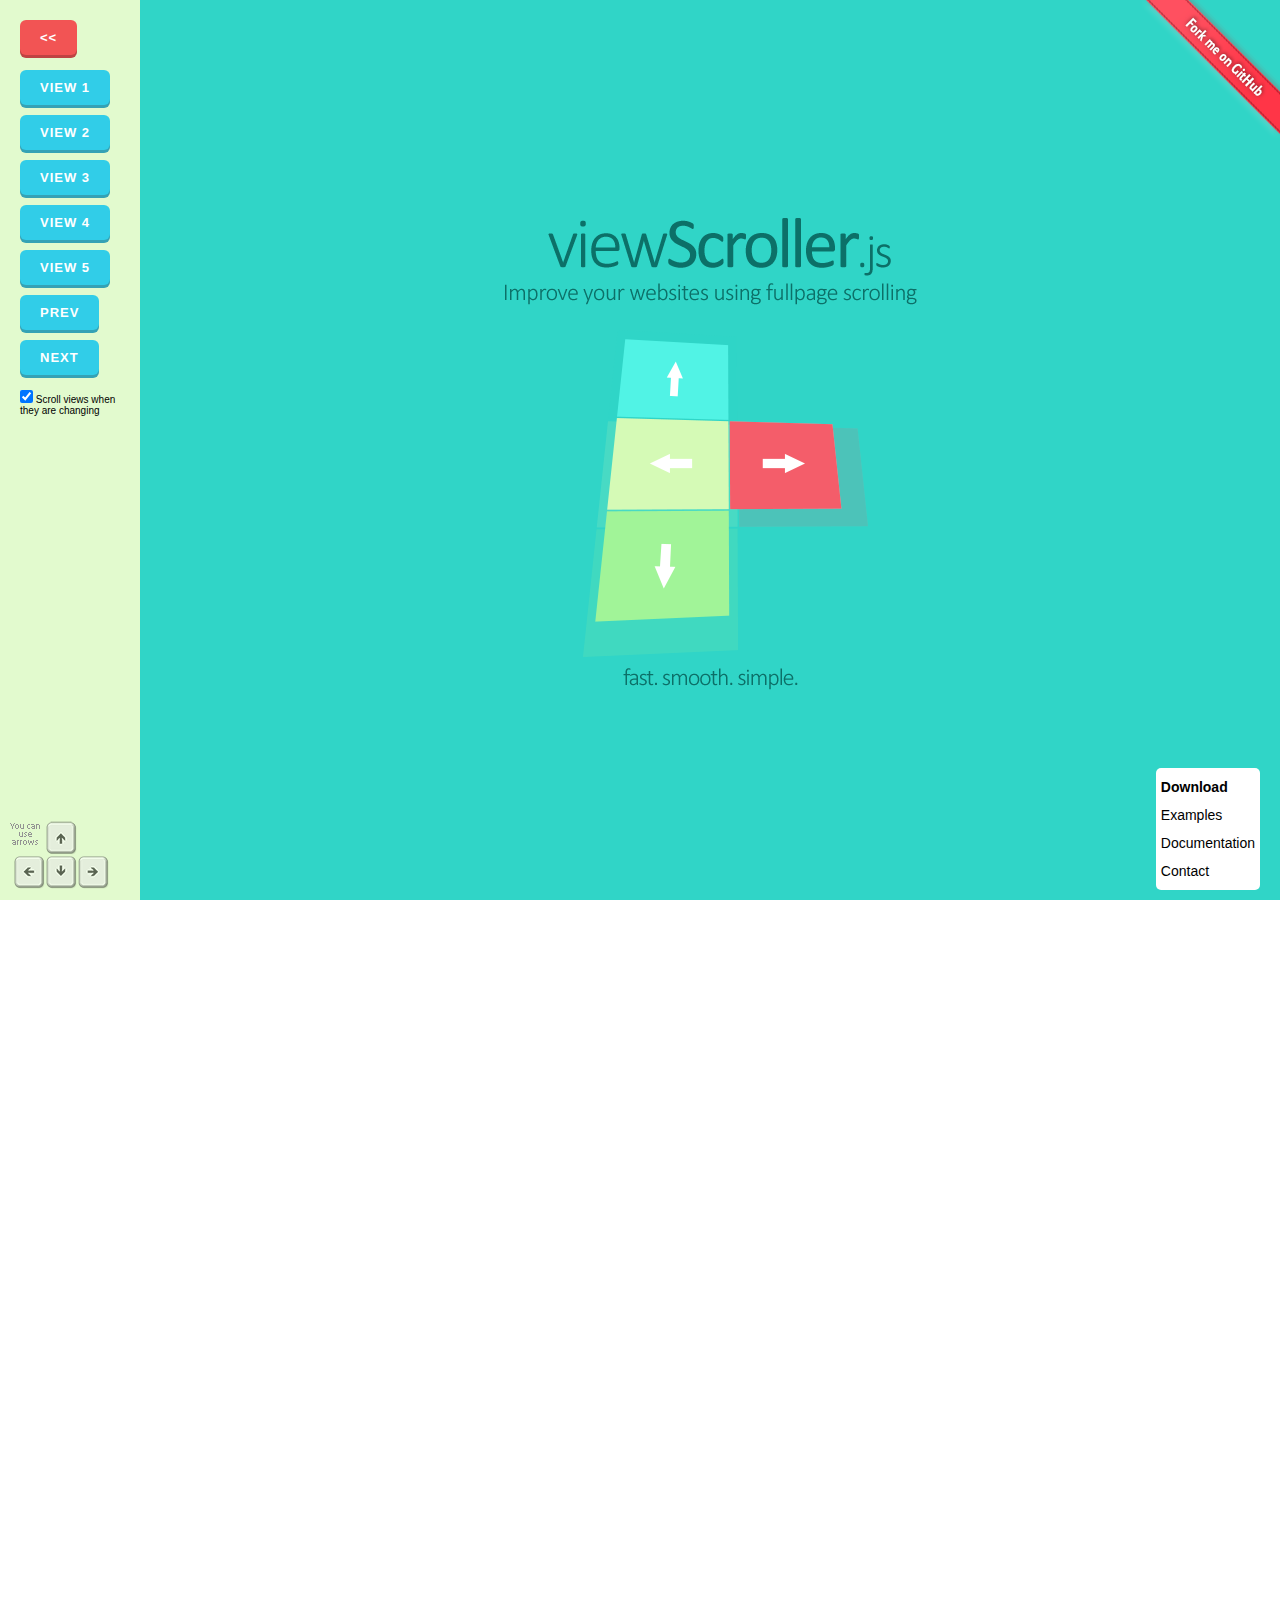
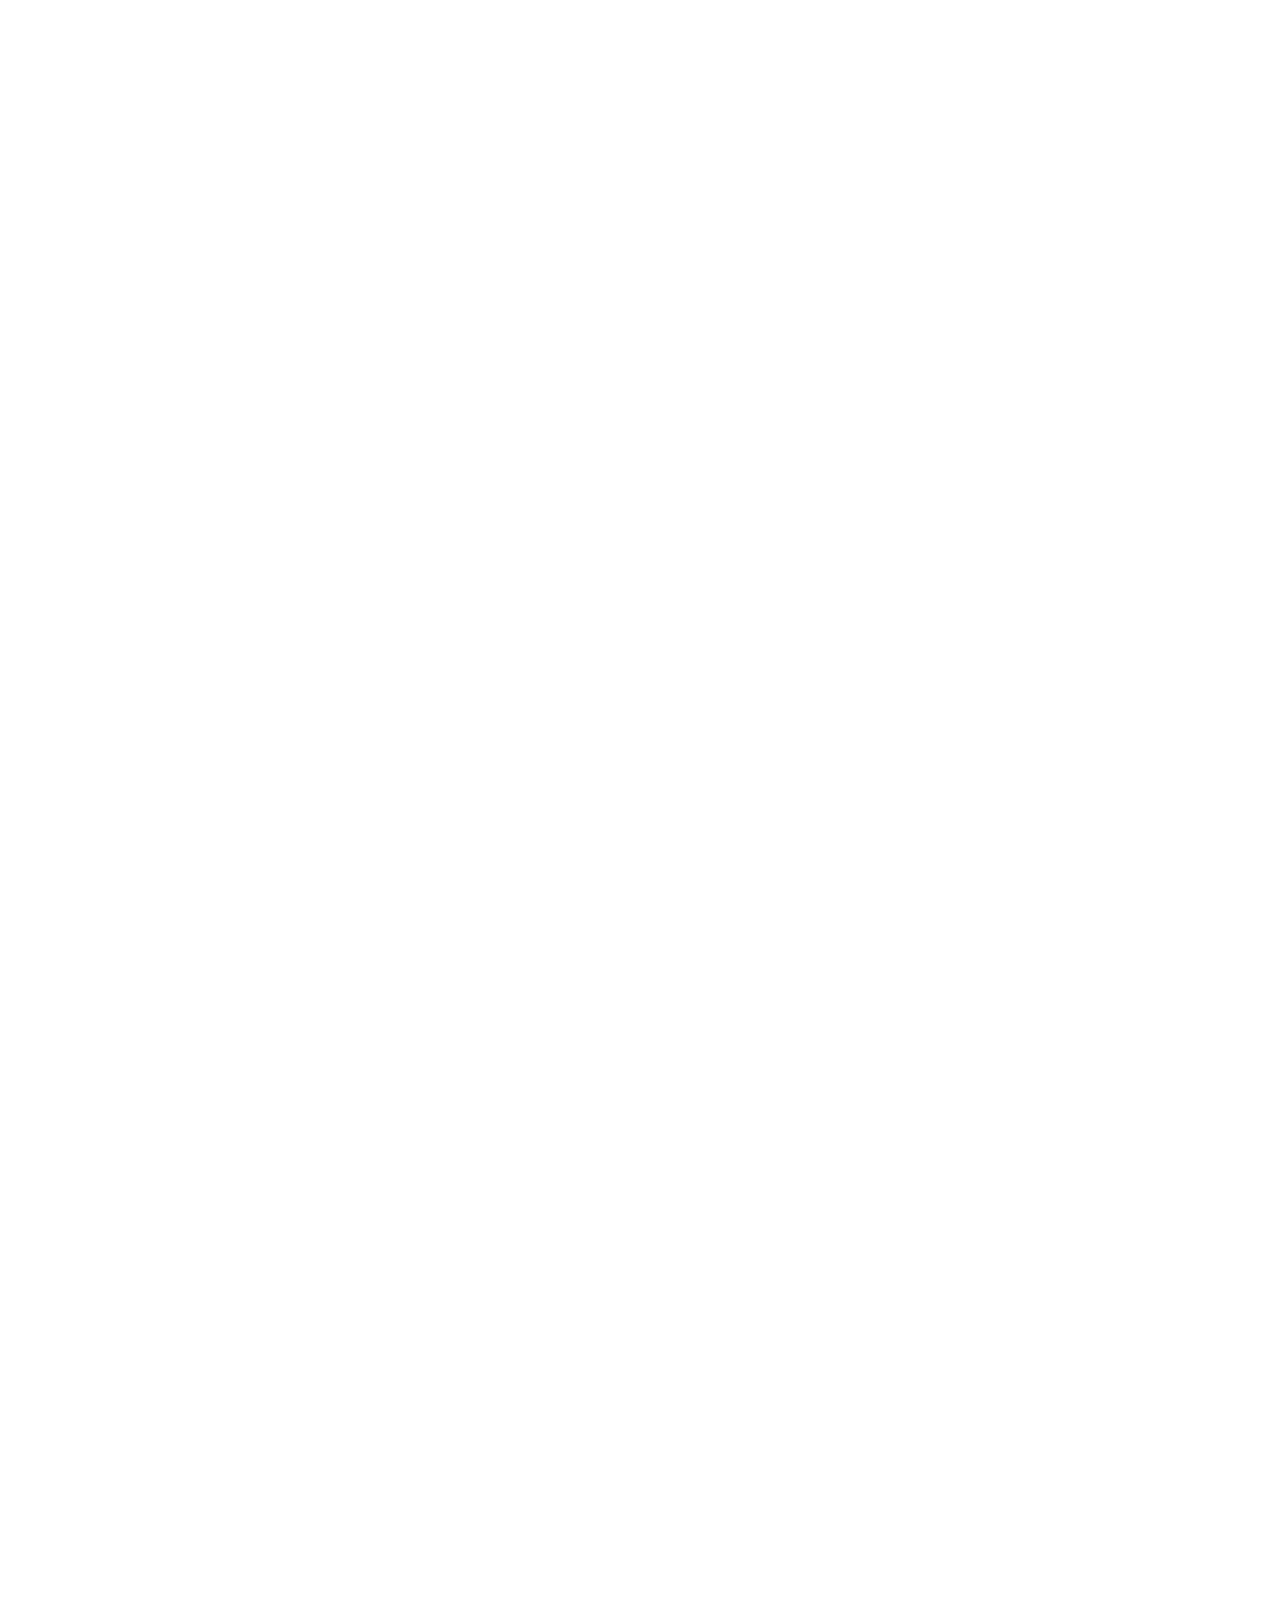
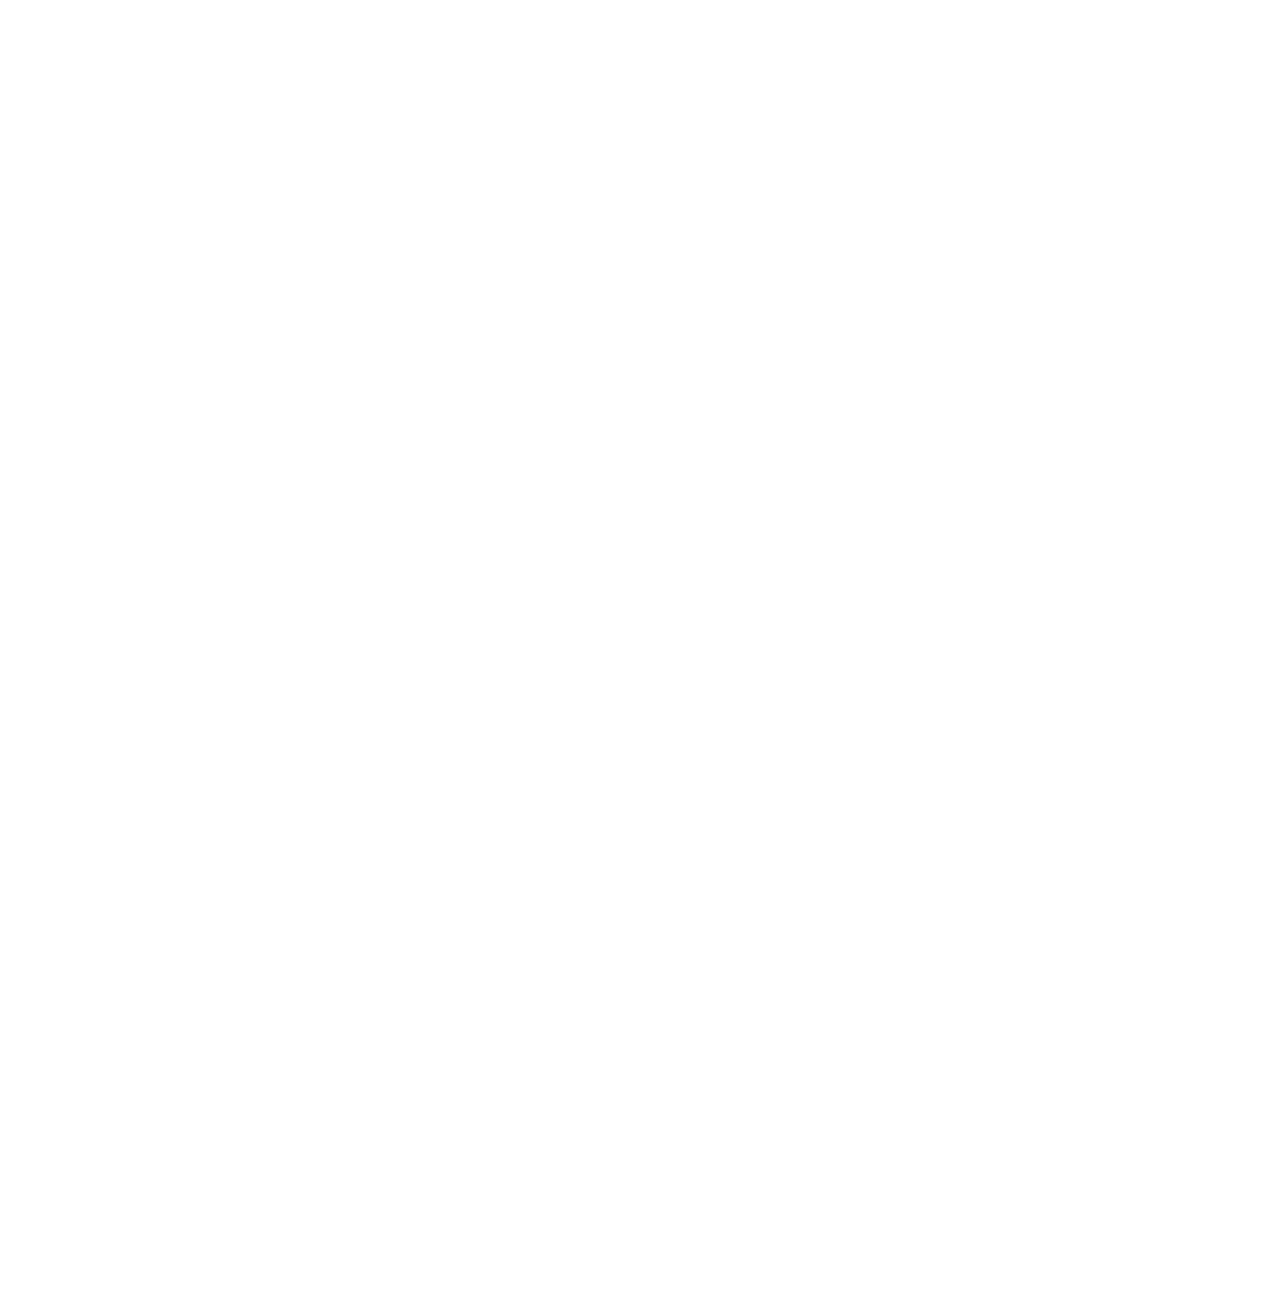
<file: viewScroller/index.html>
<!DOCTYPE html>
<html>

<head>
    <meta charset="utf-8">
    <meta name="viewport" content="width=device-width, initial-scale=1.0, user-scalable=no">
    <meta name="author" content="Copyright (c) 2016 Marcin Gierczak (www.viewdesic.com)">
    <meta name="description" content="viewScroller plugin by Marcin Gierczak. This plugin allows creating fullscreen scrollable webpage." />
    <meta name="keywords" content="viewScroller, fullscreen, html fullpage, scroll page, page scrolling, page scroll, full scroll" />
    <title>viewScroller - Fullpage scrolling plugin</title>
    <link rel="stylesheet" type="text/css" href="viewScroller.css">
    <link rel="stylesheet" type="text/css" href="examples.css">
    <style>
        /* Styles specific for this example */
        
        .menu {
            left: 20px;
        }
        
        .menu-text {
            right: 20px;
        }
        
        .arrows {
            left: 10px;
        }
    </style>
</head>

<body>
    <a href="https://github.com/Viewdesic/viewScroller.js"><img src="images/forkme-github.png" alt="Fork me on GitHub" class="forkme"></a>

    <div class="menu">
        <div class="buttons-section-fxd">
            <button id="hidePanel" class="btn-own btn-own-hidepanel raised center">&lt;&lt;</button>
        </div>
        <div class="buttons-section">
            <a href="#view-1" class="vs-anchor"><button class="btn-own btn-own-changeview raised center">View 1</button></a>
        </div>
        <div class="buttons-section">
            <a href="#view-2" class="vs-anchor"><button class="btn-own btn-own-changeview raised center">View 2</button></a>
        </div>
        <div class="buttons-section">
            <a href="#view-3" class="vs-anchor"><button class="btn-own btn-own-changeview raised center">View 3</button></a>
        </div>
        <div class="buttons-section">
            <a href="#view-4" class="vs-anchor"><button class="btn-own btn-own-changeview raised center">View 4</button></a>
        </div>
        <div class="buttons-section">
            <a href="#view-5" class="vs-anchor"><button class="btn-own btn-own-changeview raised center">View 5</button></a>
        </div>
        <div class="buttons-section">
            <button class="btn-own btn-own-changeview raised center vs-mainview-prev">prev</button>
        </div>
        <div class="buttons-section">
            <button class="btn-own btn-own-changeview raised center vs-mainview-next">next</button>
        </div>
        <div class="scroll-checkbox">
            <input id="scroll" type="checkbox" checked>
            <label for="scroll">Scroll views when they are changing</label>
        </div>
    </div>

    <div class="menu-text">
        <a href="http://www.viewdesic.com/viewscroller/distribution/viewscroller.zip"><b>Download</b></a><br>
        <a href="#" class="examples-show">Examples</a><br>
        <a href="https://github.com/Viewdesic/viewScroller.js">Documentation</a><br>
        <a href="mailto:marcin.gierczak@viewdesic.com">Contact</a>
    </div>

    <img src="images/arrows.png" alt="You can use arrows to change a view" class="arrows">

    <div class="panel"></div>

    <div class="examples">
        <h1>Examples</h1>
        <ul>
            <li><a href="examples/basic.html" class="link">Basic</a></li>
            <li><a href="examples/basic-scrollbar.html" class="link">Basic with scrollbar</a></li>
            <li><a href="index.html" class="link">Panel left</a></li>
            <li><a href="examples/panel-right.html" class="link">Panel right</a></li>
            <li><a href="examples/panel-left-right.html" class="link">Panel left-right</a></li>
            <li><a href="examples/panel-left-fixed.html" class="link">Panel left <b>fixed</b></a></li>
            <li><a href="examples/panel-right-fixed.html" class="link">Panel right <b>fixed</b></a></li>
            <li><a href="examples/backgrounds.html" class="link">Backgrounds</a></li>
            <li><a href="examples/views-normal-page.html" class="link">Views + normal page</a></li>
            <li><a href="examples/header-footer.html" class="link">Header + footer page</a></li>
			<li><a href="examples/custom-height.html" class="link">Custom height of view</a></li>
            <li><a href="examples/all-functions.html" class="link">All functions</a></li>
			<br>
			<li><a href="examples/extra-sample.html" class="link">Extra sample</a></li>
            <br>
            <li><a href="#" onclick="javascript: $('.examples').hide()" class="link-small">&lt;&lt; close examples</a></li>
        </ul>
    </div>

    <div class="mainbag">
        <div vs-anchor="view-1" class="mainview view1">
            <div class="vs-center-wrap">
                <div class="vs-center">
                    <img src="images/viewscroller-logo.png" alt="viewScroller logo" class="logo">
                </div>
            </div>
        </div>
        <div vs-anchor="view-2" class="mainview">
            <div class="subbag">
                <div vs-anchor="subview-a" class="subview subview-a">
                    <div class="box">
                        <div class="info">
                            Subview A
                            <div class="pos">
                                <input type="button" value="&lt;" class="vs-subview-prev">
                                <a href="#subview-a" class="vs-anchor"><input type="button" value="A"></a>
                                <a href="#subview-b" class="vs-anchor"><input type="button" value="B"></a>
                                <a href="#subview-c" class="vs-anchor"><input type="button" value="C"></a>
                                <input type="button" value="&gt;" class="vs-subview-next">
                            </div>
                        </div>
                    </div>
                </div>
                <div vs-anchor="subview-b" class="subview subview-b">
                    <div class="box">
                        <div class="info">
                            Subview B
                            <div class="pos">
                                <input type="button" value="&lt;" class="vs-subview-prev">
                                <a href="#subview-a" class="vs-anchor"><input type="button" value="A"></a>
                                <a href="#subview-b" class="vs-anchor"><input type="button" value="B"></a>
                                <a href="#subview-c" class="vs-anchor"><input type="button" value="C"></a>
                                <input type="button" value="&gt;" class="vs-subview-next">
                            </div>
                        </div>
                    </div>
                </div>
                <div vs-anchor="subview-c" class="subview subview-c">
                    <div class="box">
                        <div class="info">
                            Subview C
                            <div class="pos">
                                <input type="button" value="&lt;" class="vs-subview-prev">
                                <a href="#subview-a" class="vs-anchor"><input type="button" value="A"></a>
                                <a href="#subview-b" class="vs-anchor"><input type="button" value="B"></a>
                                <a href="#subview-c" class="vs-anchor"><input type="button" value="C"></a>
                                <input type="button" value="&gt;" class="vs-subview-next">
                            </div>
                        </div>
                    </div>
                </div>
            </div>
        </div>
        <div vs-anchor="view-3" class="mainview view3">
            <div class="box">
                <div class="info">View 3</div>
            </div>
        </div>
        <div vs-anchor="view-4" class="mainview">
            <div class="subbag">
                <div vs-anchor="subview-d" class="subview subview-d">
                    <div class="box">
                        <div class="info">
                            Subview D
                            <div class="pos">
                                <input type="button" value="&lt;" class="vs-subview-prev">
                                <a href="#subview-d" class="vs-anchor"><input type="button" value="D"></a>
                                <a href="#subview-e" class="vs-anchor"><input type="button" value="E"></a>
                                <input type="button" value="&gt;" class="vs-subview-next">
                            </div>
                        </div>
                    </div>
                </div>
                <div vs-anchor="subview-e" class="subview subview-e">
                    <div class="box">
                        <div class="info">
                            Subview E
                            <div class="pos">
                                <input type="button" value="&lt;" class="vs-subview-prev">
                                <a href="#subview-d" class="vs-anchor"><input type="button" value="D"></a>
                                <a href="#subview-e" class="vs-anchor"><input type="button" value="E"></a>
                                <input type="button" value="&gt;" class="vs-subview-next">
                            </div>
                        </div>
                    </div>
                </div>
            </div>
        </div>
        <div vs-anchor="view-5" class="mainview view5">
            <div class="box">
                <div class="info">View 5</div>
            </div>
        </div>
    </div>

    <script src="jquery-3.1.0.min.js"></script>
    <script src="jquery.easing.min.js"></script>
    <script src="jquery.mousewheel.min.js"></script>
    <script src="viewScroller.js"></script>
    <script>
        $(document).ready(function() {

            // Sets viewScroller with sample events
            $('.mainbag').viewScroller({
                useScrollbar: false,
                beforeChange: function() {
                    console.log('beforeChange fired!');
                    return false; // It means that views change will be terminated
                },
                afterChange: function() {
                    console.log('afterChange fired!');
                },
                beforeResize: function() {
                    console.log('beforeResize fired!');
                },
                afterResize: function() {
                    console.log('afterResize fired!');
                }
            });

            // Sets start params for MENU
            $('.mainbag').css({
                'left': '140px'
            });
            $.fn.viewScroller.setSpaceMainBag(140); // Sets 140px space for MENU

            // Show / hide menu panel
            $('#hidePanel').on('click', function() {
                if ($('.panel').css('display') !== 'none') {
                    $('#hidePanel').text('>>');
                    $('.panel').hide();
                    $('.mainbag').css({
                        'left': '0px'
                    });
                    $.fn.viewScroller.setSpaceMainBag(0); // sets mainbag's width when panel is closed
                } else {
                    $('#hidePanel').text('<<');
                    $('.panel').show();
                    $('.mainbag').css({
                        'left': '140px'
                    });
                    $.fn.viewScroller.setSpaceMainBag(140); // sets mainbag's width when panel is open
                }
            });

            //Show / hide examples panel
            $('.examples').hide();
            $('.examples-show').click(function() {
                $('.examples').toggle();
            });

            // Turnon / turnoff the scroll views when they are animate
            $('#scroll').on('click', function() {
                if ($('#scroll').prop("checked")) {
                    $.fn.viewScroller.setChangeWhenAnim(true);
                } else {
                    $.fn.viewScroller.setChangeWhenAnim(false);
                }
            });
			
        });
    </script>
</body>

</html>
</file>
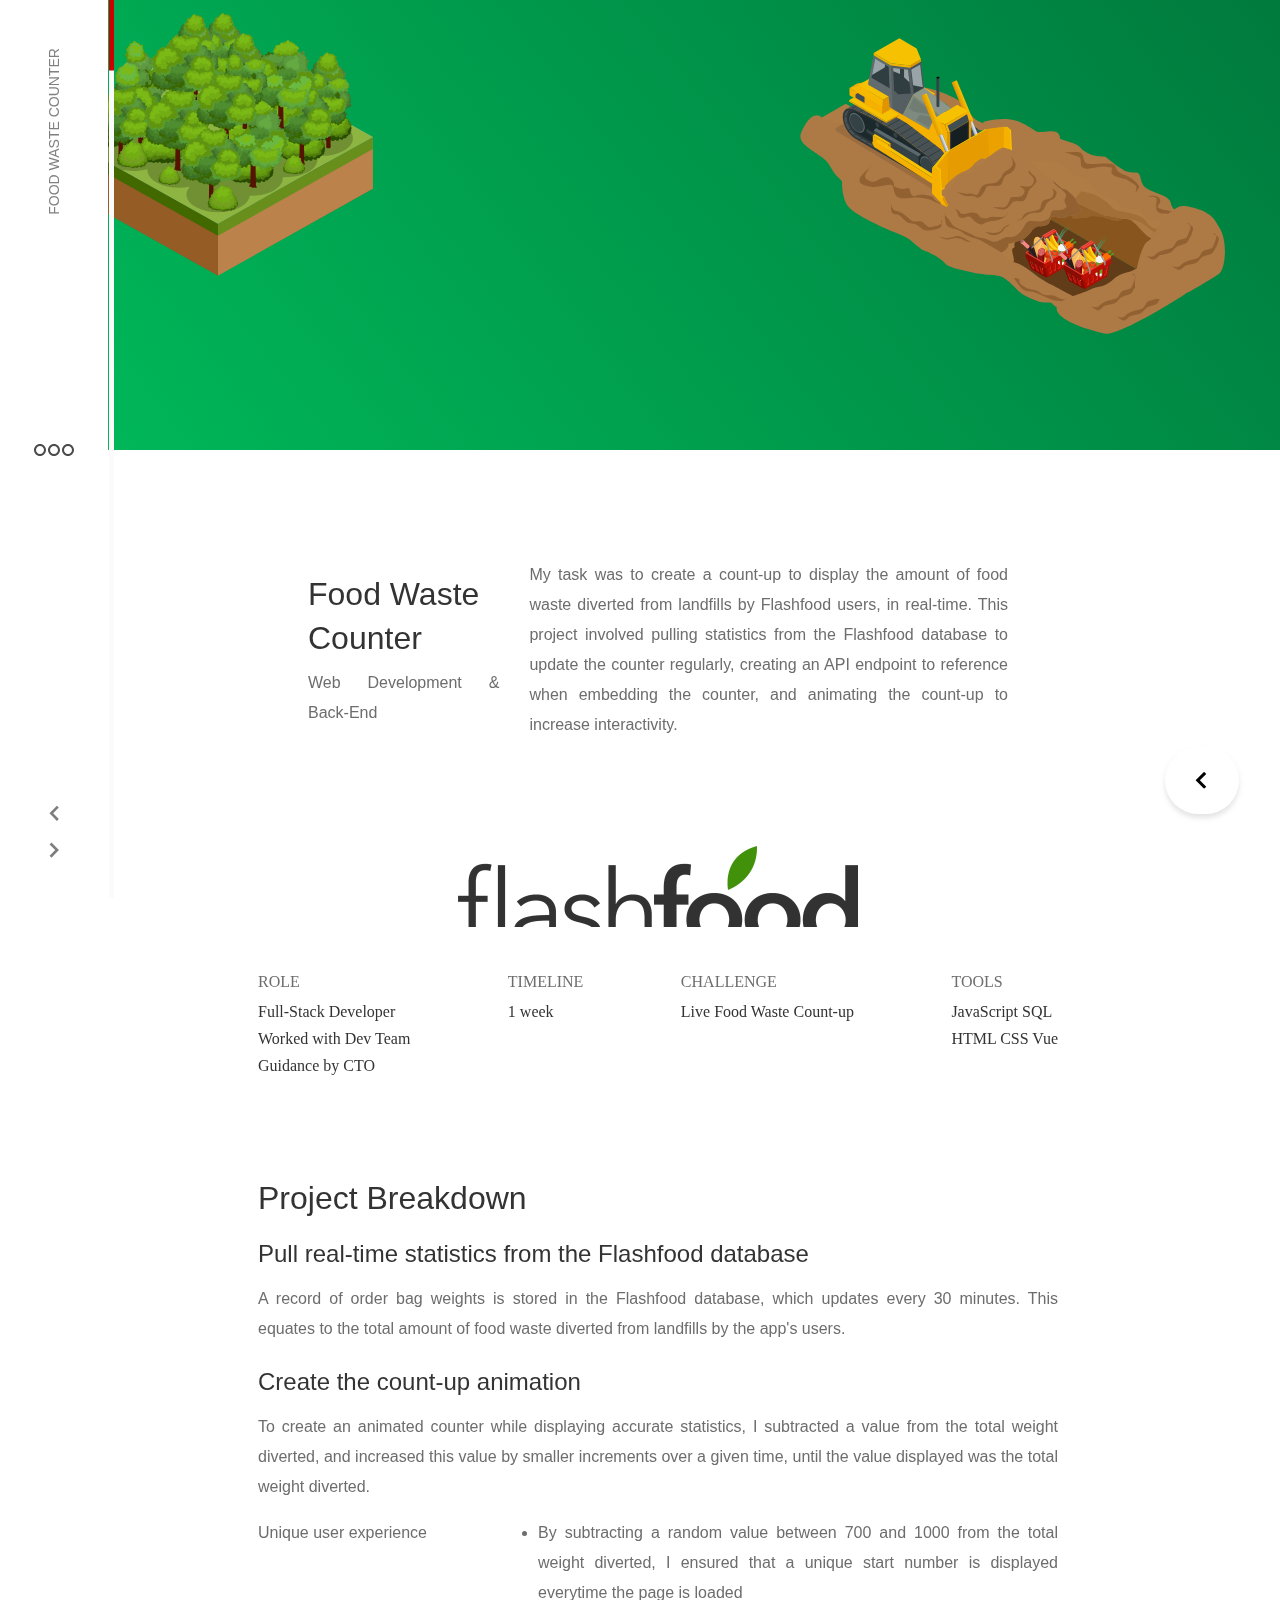
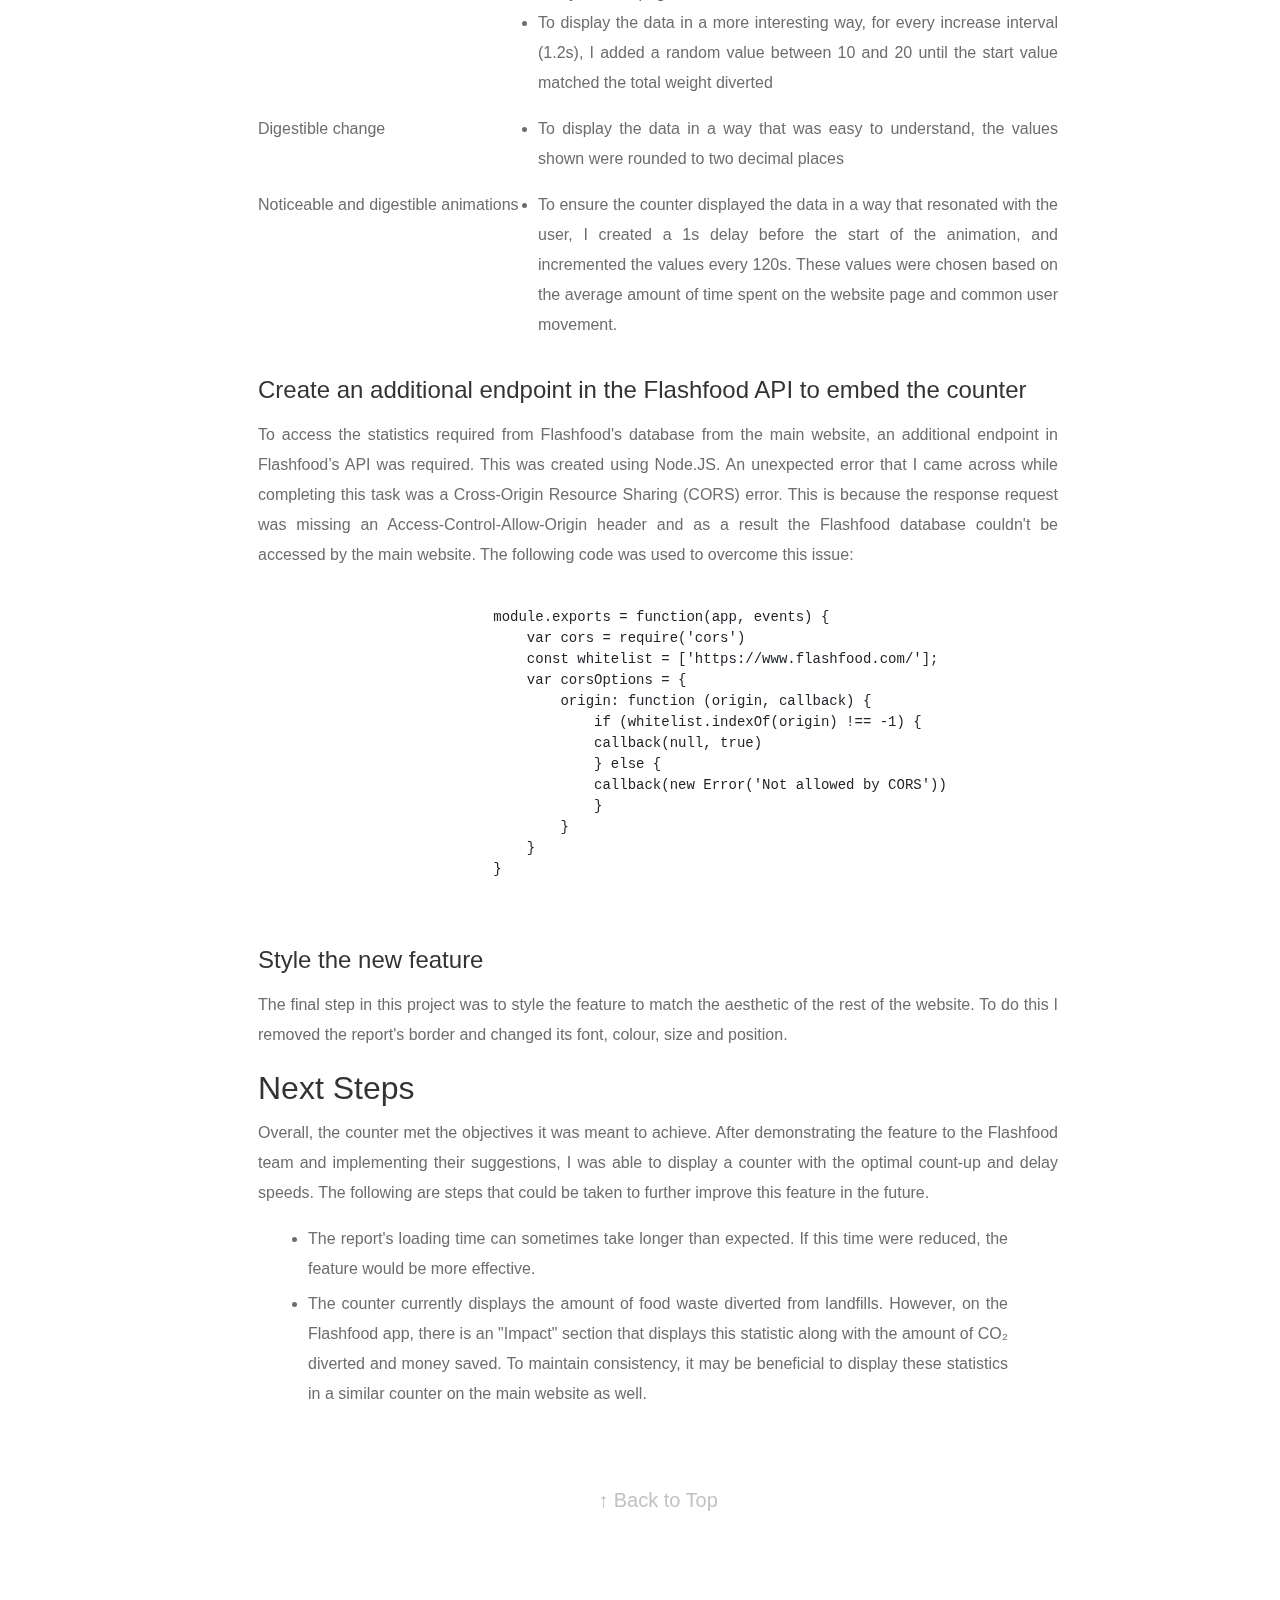
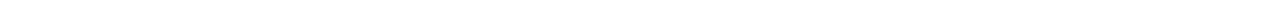
<file: pages/counter.html>
<!DOCTYPE html>
<head>
    <meta charset="utf-8">
    <meta name="viewport" content="width=device-width, initial-scale=1, shrink-to-fit=no">
    
    <link rel="stylesheet" href="https://stackpath.bootstrapcdn.com/bootstrap/4.3.1/css/bootstrap.min.css" integrity="sha384-ggOyR0iXCbMQv3Xipma34MD+dH/1fQ784/j6cY/iJTQUOhcWr7x9JvoRxT2MZw1T" crossorigin="anonymous">
    <link rel="stylesheet" type="text/css" href="../css/flashfoodSite.css" />
    <link rel="stylesheet" type="text/css" href="../css/counter.css" />


    <script src="https://code.jquery.com/jquery-3.3.1.slim.min.js" integrity="sha384-q8i/X+965DzO0rT7abK41JStQIAqVgRVzpbzo5smXKp4YfRvH+8abtTE1Pi6jizo" crossorigin="anonymous"></script>

    <title>Food Waste Counter</title>
</head>
<body>
    <div id="display">
        <li class="layer">
            <img id="moon2" src="../assets/circle.svg">
        </li>
        <h1>Hey there</h1>
        <h2>This page is currently under construction</h2>
        <p>To learn more about this project, visit this page on a desktop device or get in touch <a href="mailto:rajwani.aliya@gmail.com">here</a></p>
    </div>

    <div class="WHOLE">
    <div class="darken"></div>
    <a class="back" href="../index.html"><img class="arrow" src="../assets/arrow.svg"></a>
    <nav id="sidebar">
        <p class="projectTitle">Food Waste Counter</p>
        <a class="home"><img src="../assets/menuEmpty.svg"></a>
        <!-- <a class="home" href="../index.html"><img src="../assets/homeThick.svg"></a> -->
        <img class="close" src="../assets/close.svg">
        <div class="projectNav">
            <a href="../pages/flashfoodSite.html" class="next" style="transform: rotate(-90deg)"><img class="arrow" src="../assets/arrow.svg"></a>
            <a href="../index.html" class="prev" style="transform: rotate(90deg)"><img class="arrow" src="../assets/arrow.svg"></a>
        </div>
        <div class="new">
            <a class="getInTouch" href="mailto:rajwani.aliya@gmail.com"><p>Let's Talk</p></a>
            <a class="resume" target="_blank" href="https://drive.google.com/file/d/1hV2jvH8frgEkRwzt3V2eXakpKQDCh5tD/view?usp=sharing"><p>Resume</p></a>
            <a class="about" href="../index.html"><p>About</p></a>
            <a class="returnHome" href="../index.html"><p>Home</p></a>  
        </div>
    </nav>
    <div class="side">
        <div class="progress-container">
            <div class="progress-bar" id="myBar"></div>
        </div>  
    </div>
    <div class="header" id="#Top"></div>
    <div id="caseStudy">
        <div class="intro">
            <div class="title">
                <h2>Food Waste Counter</h2>
                <p>Web Development & Back-End</p>
                <!-- <a href="https://www.flashfood.com/en/food-waste" class="view">View Project</a> -->
            </div>
            <div class="description">
                <p>My task was to create a count-up to display the amount of food waste diverted from landfills by Flashfood users, in real-time. This project involved pulling statistics from the Flashfood database to update the counter regularly, creating an API endpoint to reference when embedding the counter, and animating the count-up to increase interactivity.</p>
            </div>
        </div>
        <div class="logoContainer"> 
            <img class="logo" src="../assets/logo.png"/>
        </div>
        <div class="overview">
            <div class="role">
                <p>Role</p>
                <h6>Full-Stack Developer</h6>
                <h6>Worked with Dev Team</h6>
                <h6>Guidance by CTO</h6>
            </div>
            <div class="timeline">
                <p>Timeline</p>
                <h6>1 week</h6>
            </div>
            <div class="challenge">
                <p>Challenge</p>
                <h6>Live Food Waste Count-up</h6>
            </div>
            <div class="tools">
                <p>Tools</p>
                <h6>JavaScript SQL</h6>
                <h6>HTML CSS Vue</h6>
                
            </div>
        </div>
        <div class="writing">
            <!-- Section 1 -->
            <h2>Project Breakdown</h2>
                    <h4>Pull real-time statistics from the Flashfood database</h4>
                    <p>A record of order bag weights is stored in the Flashfood database, which updates every 30 minutes. This equates to the total amount of food waste diverted from landfills by the app's users.</p>
              
                    <h4>Create the count-up animation</h4> 
                    <p>To create an animated counter while displaying accurate statistics, I subtracted a value from the total weight diverted, and increased this value by smaller increments over a given time, until the value displayed was the total weight diverted.</p>  
                    
                    <div class="feature">
                        <p class="what">Unique user experience</p>
                        <ul>
                            <li>By subtracting a random value between 700 and 1000 from the total weight diverted, I ensured that a unique start number is displayed everytime the page is loaded</li>
                            <li>To display the data in a more interesting way, for every increase interval (1.2s), I added a random value between 10 and 20 until the start value matched the total weight diverted</li>
                        </ul> 
                    </div>
                    <div class="feature">
                        <p>Digestible change</p>
                        <ul>
                            <li>To display the data in a way that was easy to understand, the values shown were rounded to two decimal places</li>
                        </ul>  
                    </div>
                    <div class="feature">
                        <p>Noticeable and digestible animations</p>
                        <ul>
                            <li>To ensure the counter displayed the data in a way that resonated with the user, I created a 1s delay before the start of the animation, and incremented the values every 120s. These values were chosen based on the average amount of time spent on the website page and common user movement.</li>
                        </ul>
                    </div>
                    
                    <h4>Create an additional endpoint in the Flashfood API to embed the counter</h4>      
                    <p>To access the statistics required from Flashfood's database from the main website, an additional endpoint in Flashfood’s API was required. This was created using Node.JS. 

                        An unexpected error that I came across while completing this task was a Cross-Origin Resource Sharing (CORS) error. This is because the response request was missing an Access-Control-Allow-Origin header and as a result the Flashfood database couldn't be accessed by the main website. 

                        The following code was used to overcome this issue: 
                    </p>
                    <pre>
                        <code> 
                            module.exports = function(app, events) {
                                var cors = require('cors')
                                const whitelist = ['https://www.flashfood.com/'];
                                var corsOptions = {
                                    origin: function (origin, callback) {
                                        if (whitelist.indexOf(origin) !== -1) {
                                        callback(null, true)
                                        } else {
                                        callback(new Error('Not allowed by CORS'))
                                        }
                                    }
                                }
                            }
                        </code>
                    </pre>
                    <h4>Style the new feature</h4>      
                    <p>The final step in this project was to style the feature to match the aesthetic of the rest of the website. To do this I removed the report's border and changed its font, colour, size and position.</p>
                
            
            <!-- Section 2 -->
            <div>
                <h2>Next Steps</h2>
                <div class="blob">
                    <!-- <span class="circle1"></span> -->
                    <svg xmlns:xlink="http://www.w3.org/1999/xlink" version="1.1" xmlns="http://www.w3.org/2000/svg" viewBox="0 0 310 350">
                        <path d="M156.4,339.5c31.8-2.5,59.4-26.8,80.2-48.5c28.3-29.5,40.5-47,56.1-85.1c14-34.3,20.7-75.6,2.3-111  c-18.1-34.8-55.7-58-90.4-72.3c-11.7-4.8-24.1-8.8-36.8-11.5l-0.9-0.9l-0.6,0.6c-27.7-5.8-56.6-6-82.4,3c-38.8,13.6-64,48.8-66.8,90.3c-3,43.9,17.8,88.3,33.7,128.8c5.3,13.5,10.4,27.1,14.9,40.9C77.5,309.9,111,343,156.4,339.5z"></path>
                    </svg>
                </div>
                <p>Overall, the counter met the objectives it was meant to achieve. After demonstrating the feature to the Flashfood team and implementing their suggestions, I was able to display a counter with the optimal count-up and delay speeds. The following are steps that could be taken to further improve this feature in the future.</p>
                <ul class="requirements"> 
                    <li>The report's loading time can sometimes take longer than expected. If this time were reduced, the feature would be more effective.</li>
                    <li>The counter currently displays the amount of food waste diverted from landfills. However, on the Flashfood app, there is an "Impact" section that displays this statistic along with the amount of CO₂ diverted and money saved. To maintain consistency, it may be beneficial to display these statistics in a similar counter on the main website as well.</li>
                </ul>
                <div class="top" style="width:100%; display:flex; flex-direction:row; justify-content: center">
                    <a href="#Top"><button style="width: 20%"> ↑ Back to Top</button></a>
                </div>
            </div>
        </div>

<!-- Optional JavaScript -->
    <script src="https://code.jquery.com/jquery-3.3.1.slim.min.js" integrity="sha384-q8i/X+965DzO0rT7abK41JStQIAqVgRVzpbzo5smXKp4YfRvH+8abtTE1Pi6jizo" crossorigin="anonymous"></script>
    <script src="https://cdnjs.cloudflare.com/ajax/libs/popper.js/1.14.7/umd/popper.min.js" integrity="sha384-UO2eT0CpHqdSJQ6hJty5KVphtPhzWj9WO1clHTMGa3JDZwrnQq4sF86dIHNDz0W1" crossorigin="anonymous"></script>
    <script src="https://stackpath.bootstrapcdn.com/bootstrap/4.3.1/js/bootstrap.min.js" integrity="sha384-JjSmVgyd0p3pXB1rRibZUAYoIIy6OrQ6VrjIEaFf/nJGzIxFDsf4x0xIM+B07jRM" crossorigin="anonymous"></script>
   
<!-- toggleNav.js -->
    <script src="../toggleNav.js"></script>

<!-- scroll progress bar -->
    <script>
        window.onscroll = function() {myFunction()};
            
        function myFunction() {
            var winScroll = document.body.scrollTop || document.documentElement.scrollTop;
            var height = document.documentElement.scrollHeight - document.documentElement.clientHeight;
            var scrolled = (winScroll / height) * 100;
        document.getElementById("myBar").style.width = scrolled + "%";
        }

        // elements appear on scroll
        // (function($) {
        //     $.fn.visible = function(partial) {
    
        //     var $t            = $(this),
        //         $w            = $(window),
        //         viewTop       = $w.scrollTop(),
        //         viewBottom    = viewTop + $w.height(),
        //         _top          = $t.offset().top,
        //         _bottom       = _top + $t.height(),
        //         compareTop    = partial === true ? _bottom : _top,
        //         compareBottom = partial === true ? _top : _bottom;
        
        //     return ((compareBottom <= viewBottom) && (compareTop >= viewTop));
        //     };
        // })(jQuery);

        // var win = $(window);
        // var allMods = $(".module");

        // allMods.each(function(i, el) {
        //     var el = $(el);
        //     if (el.visible(true)) {
        //         el.addClass("already-visible"); 
        //     } 
        // });

        // win.scroll(function(event) {
        //     allMods.each(function(i, el) {
        //     var el = $(el);
        //     if (el.visible(true)) {
        //         el.addClass("come-in"); 
        //     } 
        //     });
        // });

        // speed up vid
        var vid = document.querySelector('video');
        vid.playbackRate = 1.5;
        console.log(vid.playbackRate); 
    </script>
</body>
</file>
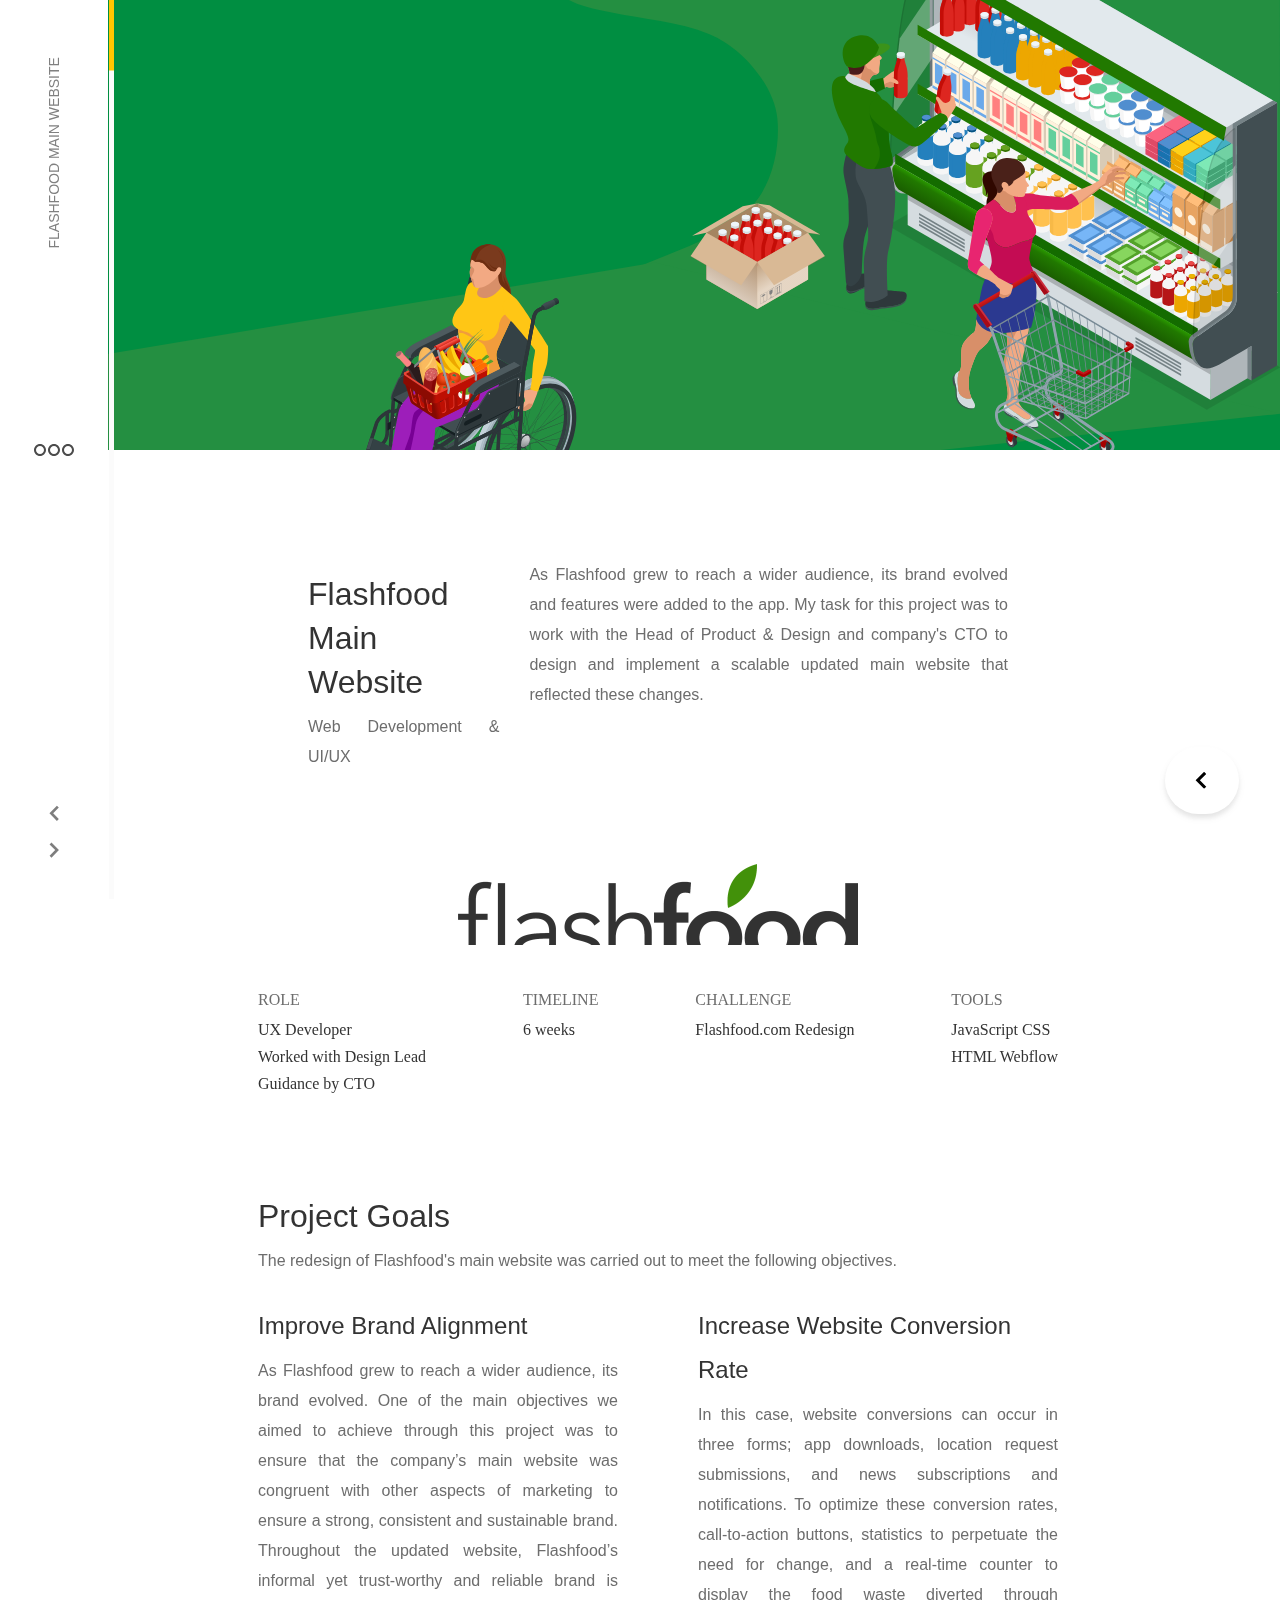
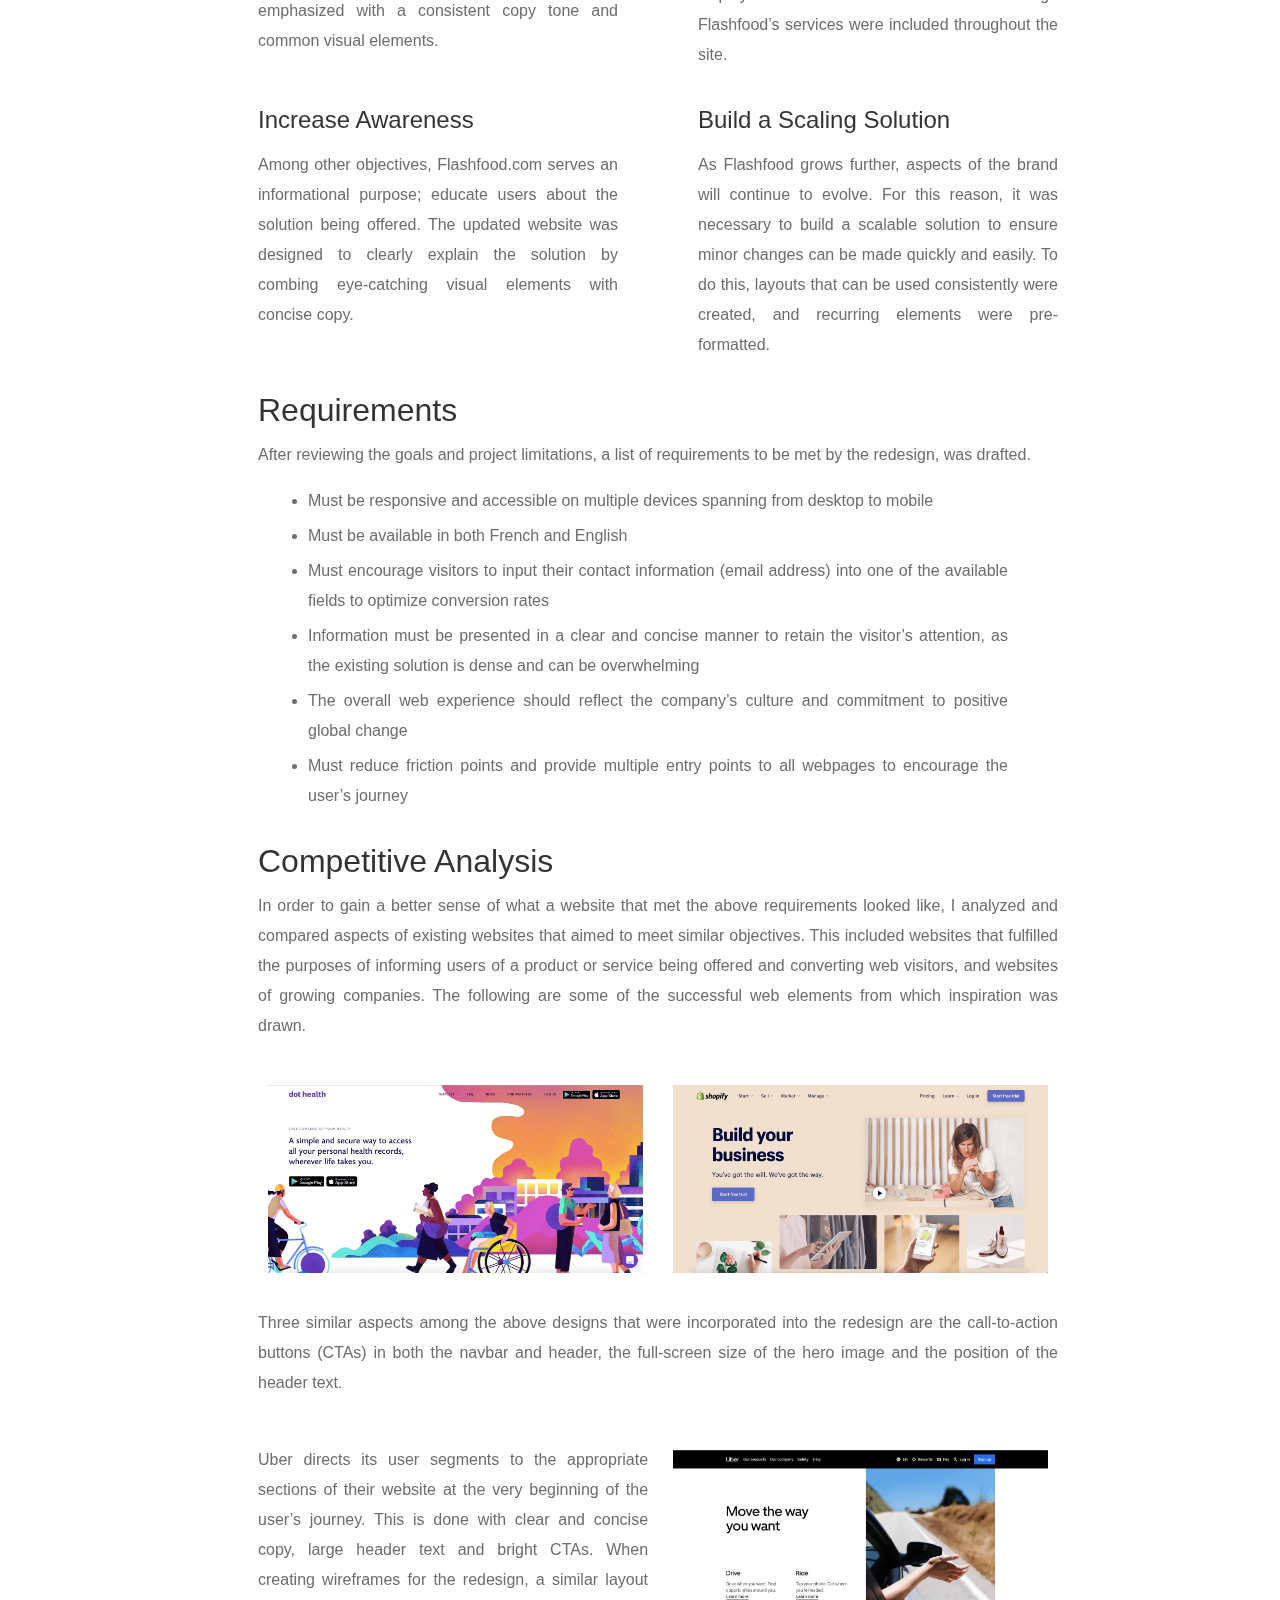
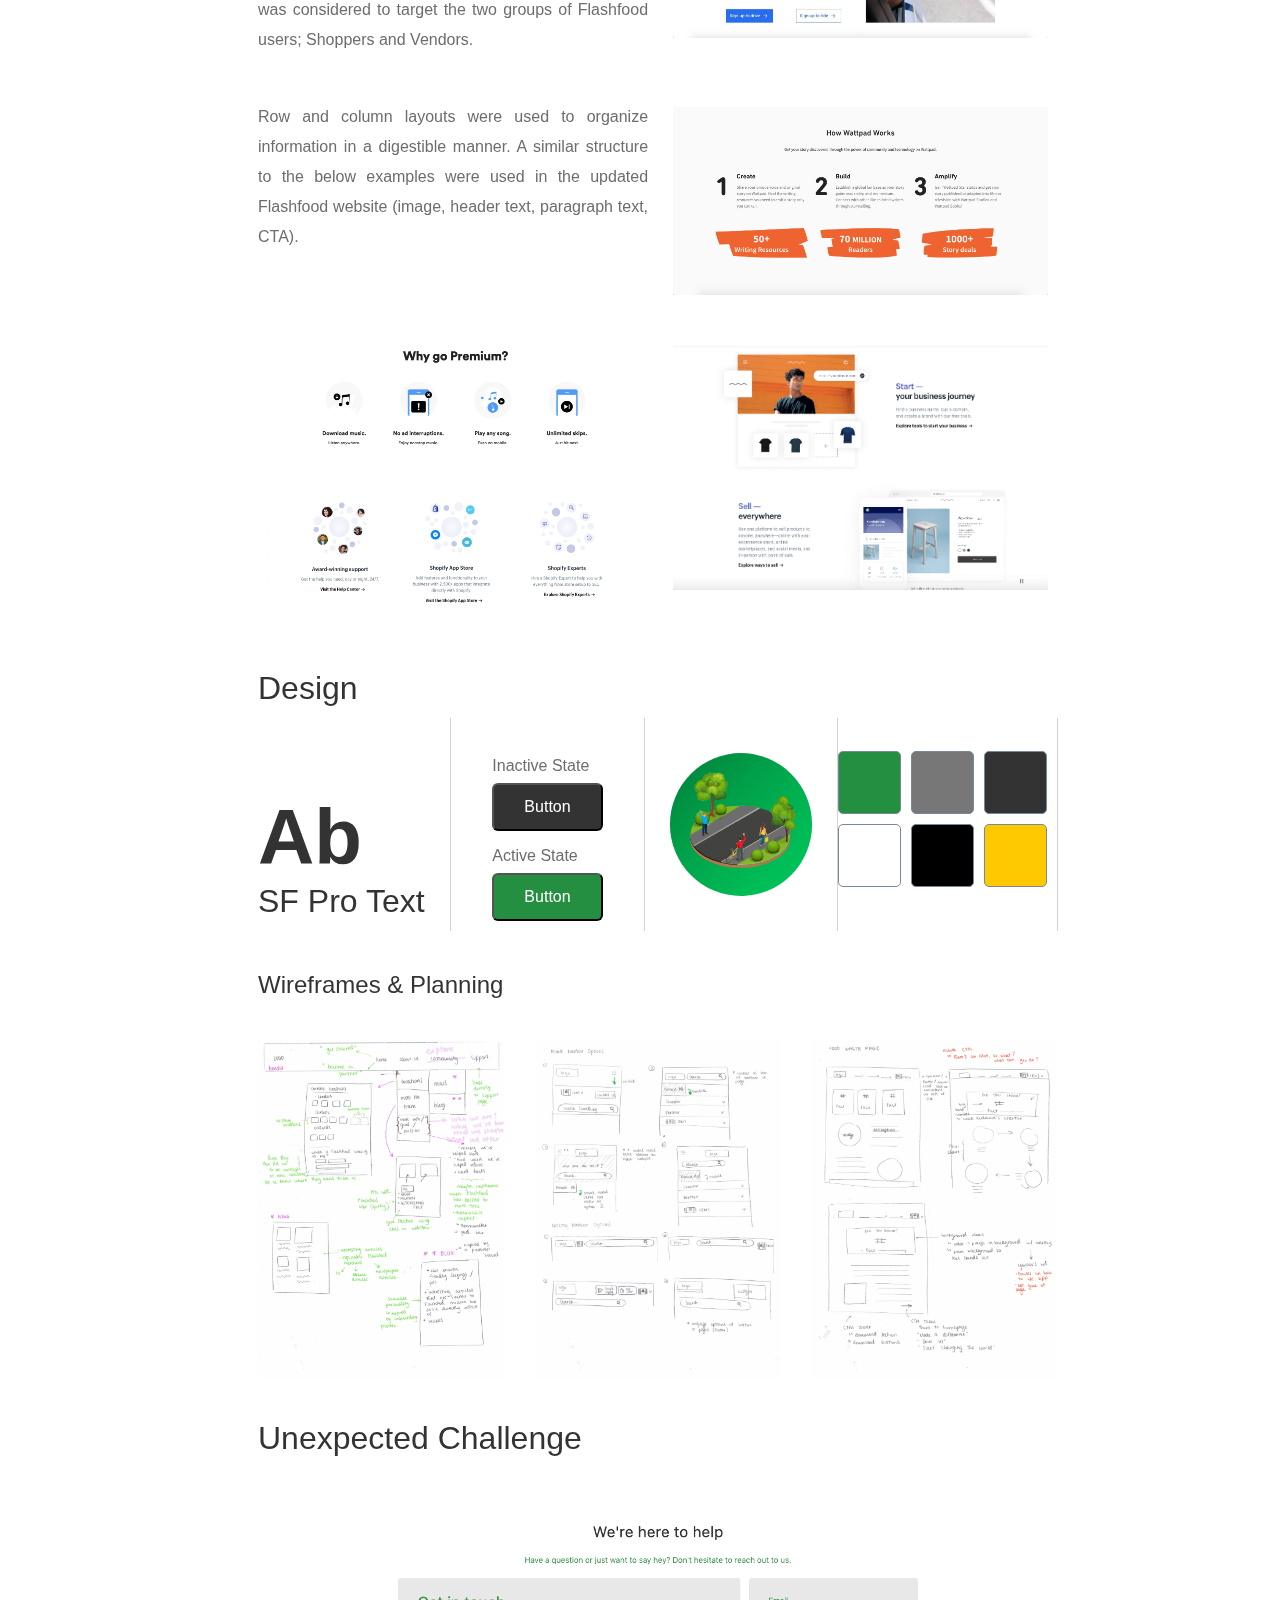
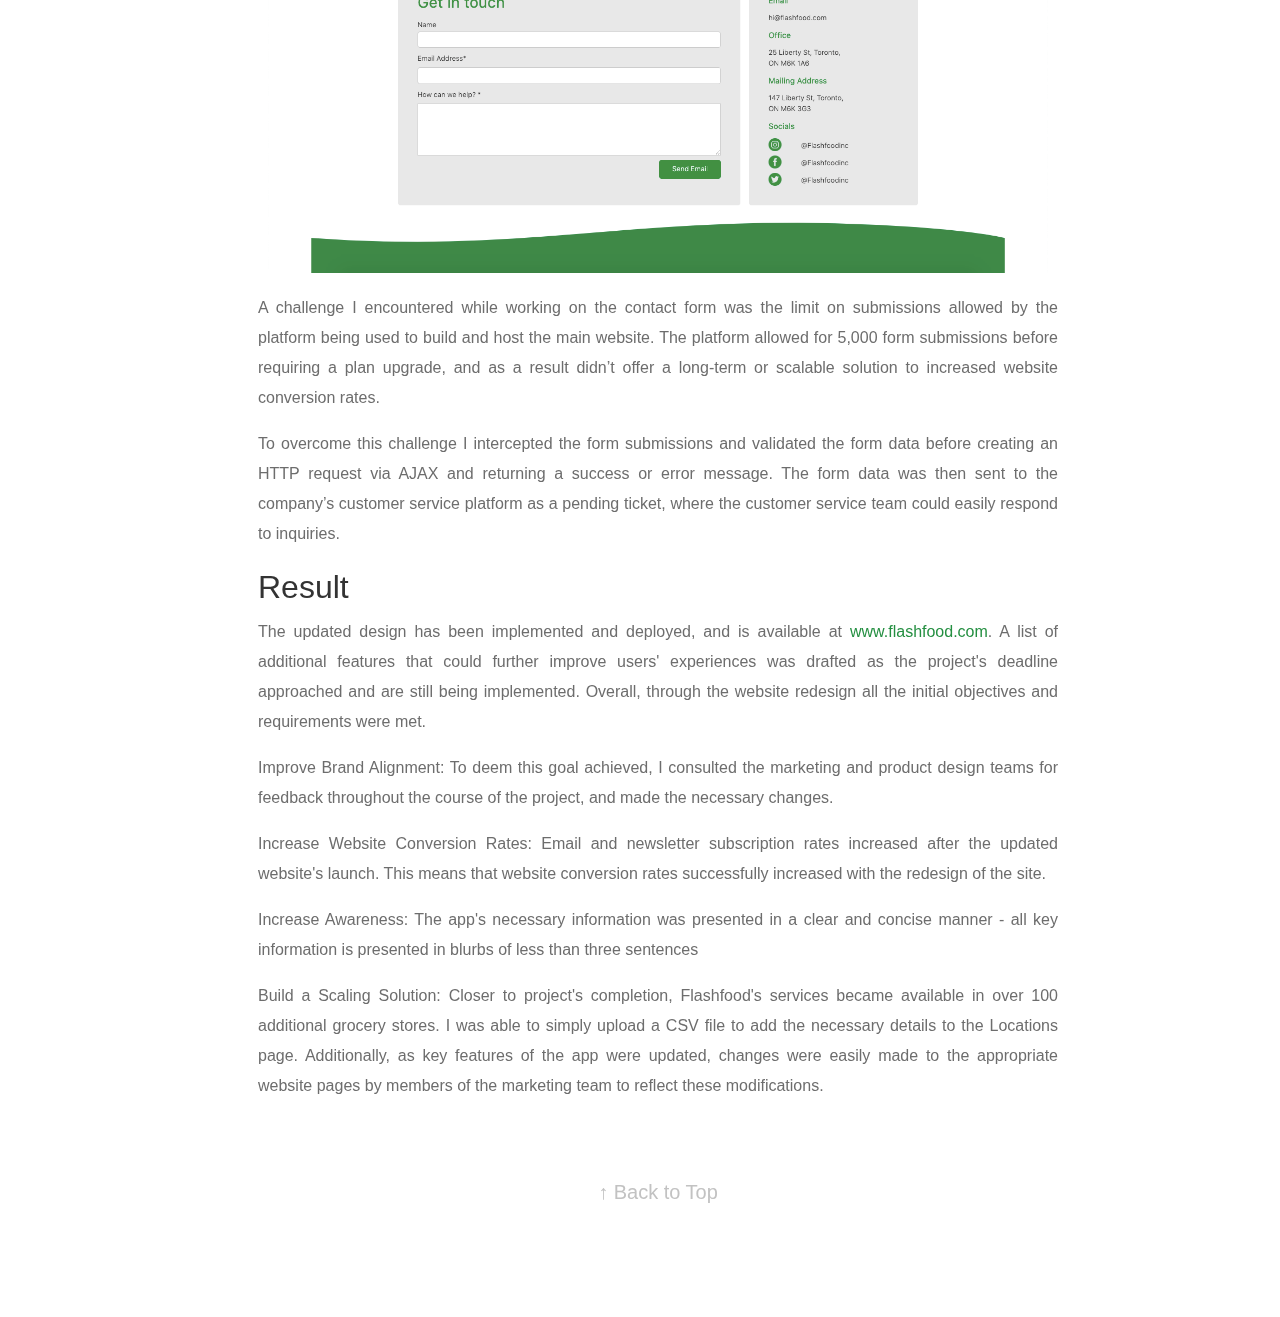
<file: pages/flashfoodSite.html>
<!DOCTYPE html>
<head>
    <meta charset="utf-8">
    <meta name="viewport" content="width=device-width, initial-scale=1, shrink-to-fit=no">
    
    <link rel="stylesheet" href="https://stackpath.bootstrapcdn.com/bootstrap/4.3.1/css/bootstrap.min.css" integrity="sha384-ggOyR0iXCbMQv3Xipma34MD+dH/1fQ784/j6cY/iJTQUOhcWr7x9JvoRxT2MZw1T" crossorigin="anonymous">
    <link rel="stylesheet" type="text/css" href="../css/flashfoodSite.css" />

    <script src="https://code.jquery.com/jquery-3.3.1.slim.min.js" integrity="sha384-q8i/X+965DzO0rT7abK41JStQIAqVgRVzpbzo5smXKp4YfRvH+8abtTE1Pi6jizo" crossorigin="anonymous"></script>

    <title>Flashfood Website</title>
</head>
<body>
    <div id="display">
        <li class="layer">
            <img id="moon2" src="../assets/circle.svg">
        </li>
        <h1>Hey there</h1>
        <h2>This page is currently under construction</h2>
        <p>To learn more about this project, visit this page on a desktop device or get in touch <a href="mailto:rajwani.aliya@gmail.com">here</a></p>
    </div>
    
    <div class="WHOLE">
    <div class="darken"></div>
    <a class="back" href="../index.html"><img class="arrow" src="../assets/arrow.svg"></a>
    <nav id="sidebar">
        <p class="projectTitle">Flashfood Main Website</p>
        <a class="home"><img src="../assets/menuEmpty.svg"></a>
        <!-- <a class="home" href="../index.html"><img src="../assets/homeThick.svg"></a> -->
        <img class="close" src="../assets/close.svg">
        <div class="projectNav">
            <a href="../pages/counter.html" class="next" style="transform: rotate(-90deg)"><img class="arrow" src="../assets/arrow.svg"></a>
            <a href="../index.html" class="prev" style="transform: rotate(90deg)"><img class="arrow" src="../assets/arrow.svg"></a>
        </div>
        <div class="new transform">
            <a class="returnHome" href="../index.html"><p>Home</p></a>
            <a class="about" href="../index.html"><p>About</p></a>
            <a class="resume" target="_blank" href="https://drive.google.com/file/d/1hV2jvH8frgEkRwzt3V2eXakpKQDCh5tD/view?usp=sharing"><p>Resume</p></a>
            <a class="getInTouch" href="mailto:rajwani.aliya@gmail.com"><p>Let's Talk</p></a>
        </div>
    </nav>
    <div class="side">
        <div class="progress-container">
            <div class="progress-bar" id="myBar"></div>
        </div>  
    </div>
    <div class="header" id="BackToTop"></div>
    <div id="caseStudy">
        <div class="intro">
            <div class="title">
                <h2>Flashfood Main Website</h2>
                <p>Web Development & UI/UX</p>
            </div>
            <div class="description">
                <p>As Flashfood grew to reach a wider audience, its brand evolved and features were added to the app. My task for this project was to work with the Head of Product & Design and company's CTO to design and implement a scalable updated main website that reflected these changes.</p>
            </div>
        </div>
        <div class="logoContainer"> 
            <img class="logo" src="../assets/logo.png"/>
        </div>
        <div class="overview">
            <div class="role">
                <p>Role</p>
                <h6>UX Developer</h6>
                <h6>Worked with Design Lead</h6>
                <h6>Guidance by CTO</h6>
            </div>
            <div class="timeline">
                <p>Timeline</p>
                <h6>6 weeks</h6>
            </div>
            <div class="challenge">
                <p>Challenge</p>
                <h6>Flashfood.com Redesign</h6>
            </div>
            <div class="tools">
                <p>Tools</p>
                <h6>JavaScript CSS</h6>
                <h6>HTML Webflow</h6>
            </div>
        </div>
        <div class="writing">
            <!-- Section 1 -->
            <h2>Project Goals</h2>
            <p>The redesign of Flashfood's main website was carried out to meet the following objectives.</p>
            <div class="columns">
                <div>
                    <h4>Improve Brand Alignment</h4>
                    <p>As Flashfood grew to reach a wider audience, its brand evolved. One of the main objectives we aimed to achieve through this project was to ensure that the company’s main website was congruent with other aspects of marketing to ensure a strong, consistent and sustainable brand. Throughout the updated website, Flashfood’s informal yet trust-worthy and reliable brand is emphasized with a consistent copy tone and common visual elements. </p>
                </div>
                <div>
                    <h4>Increase Website Conversion Rate</h4>
                    <p>In this case, website conversions can occur in three forms; app downloads, location request submissions, and news subscriptions and notifications. To optimize these conversion rates, call-to-action buttons, statistics to perpetuate the need for change, and a real-time counter to display the food waste diverted through Flashfood’s services were included throughout the site. </p>
                </div>
            </div>
            <div class="columns">
                <div>
                    <h4>Increase Awareness</h4>
                    <p>Among other objectives, Flashfood.com serves an informational purpose;  educate users about the solution being offered. The updated website was designed to clearly explain the solution by combing eye-catching visual elements with concise copy. </p>
                </div>
                <div>
                    <h4>Build a Scaling Solution</h4>
                    <p>As Flashfood grows further, aspects of the brand will continue to evolve. For this reason, it was necessary to build a scalable solution to ensure minor changes can be made quickly and easily. To do this, layouts that can be used consistently were created, and recurring elements were pre-formatted. </p>
                </div>
            </div>
            <!-- Section 2 -->
            <div>
                <h2>Requirements</h2>
                <div class="blob">
                    <!-- <span class="circle1"></span> -->
                    <svg xmlns:xlink="http://www.w3.org/1999/xlink" version="1.1" xmlns="http://www.w3.org/2000/svg" viewBox="0 0 310 350">
                        <path d="M156.4,339.5c31.8-2.5,59.4-26.8,80.2-48.5c28.3-29.5,40.5-47,56.1-85.1c14-34.3,20.7-75.6,2.3-111  c-18.1-34.8-55.7-58-90.4-72.3c-11.7-4.8-24.1-8.8-36.8-11.5l-0.9-0.9l-0.6,0.6c-27.7-5.8-56.6-6-82.4,3c-38.8,13.6-64,48.8-66.8,90.3c-3,43.9,17.8,88.3,33.7,128.8c5.3,13.5,10.4,27.1,14.9,40.9C77.5,309.9,111,343,156.4,339.5z"></path>
                    </svg>
                </div>
                <p>After reviewing the goals and project limitations, a list of requirements to be met by the redesign, was drafted. </p>
                <ul class="requirements"> 
                    <li>Must be responsive and accessible on multiple devices spanning from desktop to mobile</li>
                    <li>Must be available in both French and English</li>
                    <li>Must encourage visitors to input their contact information (email address) into one of the available fields to optimize conversion rates</li>
                    <li>Information must be presented in a clear and concise manner to retain the visitor’s attention, as the existing solution is dense and can be overwhelming</li>
                    <li>The overall web experience should reflect the company’s culture and commitment to positive global change</li>
                    <li>Must reduce friction points and provide multiple entry points to all webpages to encourage the user’s journey</li>
                </ul>
            </div>
            <!-- Section 3 -->
            <h2 style="padding-top: 12px">Competitive Analysis</h2>
            <p>In order to gain a better sense of what a website that met the above requirements looked like, I analyzed and compared aspects of existing websites that aimed to meet similar objectives. This included websites that fulfilled the purposes of informing users of a product or service being offered and converting web visitors, and websites of growing companies. The following are some of the successful web elements from which inspiration was drawn. </p>
            <section>
                <div class="module"  id="column">
                    <div class="images">
                        <div class="image1"><img src="../assets/hero.png"></div>
                        <div class="image2"><img src="../assets/hero4.png"></div>
                    </div>
                    <p> Three similar aspects among the above designs that were incorporated into the redesign are the call-to-action buttons (CTAs) in both the navbar and header, the full-screen size of the hero image and the position of the header text.</p> 
                </div>
                <div class="module" id="row">
                    <p class="paragraphLeft"> Uber directs its user segments to the appropriate sections of their website at the very beginning of the user’s journey. This is done with clear and concise copy, large header text and bright CTAs. When creating wireframes for the redesign, a similar layout was considered to target the two groups of Flashfood users; Shoppers and Vendors. </p> 
                    <div class="image2"><img src="../assets/User Segmentation.png"></div>
                </div>
                <div class="module" id="column">
                    <div class="images">
                        <p class="paragraphLeft">Row and column layouts were used to organize information in a digestible manner. A similar structure to the below examples were used in the updated Flashfood website (image, header text, paragraph text, CTA).</p> 
                        <div class="image2" id="space"><img src="../assets/main2.png"></div>
                    </div>
                    <div class="images">
                        <div class="imageStack">
                            <img src="../assets/main3.png">
                            <img src="../assets/main.png">
                        </div>
                        <div class="image2"><img src="../assets/main4.png"></div>
                    </div>
                </div>
            </section>
            <!-- Section 4 -->
            <h2 style="padding-top: 12px">Design</h2>
            <div class="VisualStyles">
                <div class="letters">
                    <h1>Ab</h1>
                    <h2>SF Pro Text</h2>
                </div>
                <div class="buttons">
                    <container>
                    <p>Inactive State</p>
                    <button class="inactive">Button</button>
                    <p>Active State</p> 
                    <button class="active">Button</button>
                    </container>
                </div>
                <div class="image"><img src="../assets/visualStyles.svg"/></div>
                <div class="colours">
                    <section> 
                        <div class="green"></div>
                        <div class="lightgrey"></div>
                        <div class="darkgrey"></div>
                    </section>
                    <section>
                        <div class="white"></div>
                        <div class="black"></div>
                        <div class="yellow"></div>
                    </section>
                </div>
            </div>
            
            <h4 class="wireframes">Wireframes & Planning</h4>
            <div class="row">
                    <div class="column" onclick="openTab('b1');">
                        <img src="../assets/wireframe.jpg"> 
                    </div>
                    <div class="column" onclick="openTab('b2');">
                        <img src="../assets/nav.jpg">
                    </div>
                    <div class="column" onclick="openTab('b3');">
                        <img src="../assets/food waste.jpg">
                    </div>
                  </div>
                  
                  <!-- Full-width columns: (hidden by default) -->
                  <div id="b1" class="containerTab" style="display:none;background: #77777756">
                    <span onclick="this.parentElement.style.display='none'" class="closebtn">&times;</span>
                    <img class="open" src="../assets/wireframe.jpg">
                  </div>
                  
                  <div id="b2" class="containerTab" style="display:none;background:#77777756">
                    <span onclick="this.parentElement.style.display='none'" class="closebtn">&times;</span>
                    <img class="open" src="../assets/nav.jpg">
                  </div>
                  
                  <div id="b3" class="containerTab" style="display:none;background: #77777756">
                    <span onclick="this.parentElement.style.display='none'" class="closebtn">&times;</span>
                    <img class="open" src="../assets/food waste.jpg">
                  </div>
                  
            <!-- <div class="uploads">
                <div><img src="../assets/wireframe.jpg"></div>
                <div><img src="../assets/nav.jpg"></div>
                <div><img src="../assets/food waste.jpg"></div>
            </div> -->
            <!-- Section 5 -->
            <h2>Unexpected Challenge</h2>
            <img style="width: 100%" src="../assets/ContactForm.png">
            <p>A challenge I encountered while working on the contact form was the limit on submissions allowed by the platform being used to build and host the main website. The platform allowed for 5,000 form submissions before requiring a plan upgrade, and as a result didn’t offer a long-term or scalable solution to increased website conversion rates. </p>
            <p>To overcome this challenge I intercepted the form submissions and validated the form data before creating an HTTP request via AJAX and returning a success or error message. The form data was then sent to the company’s customer service platform as a pending ticket, where the customer service team could easily respond to inquiries. 
            </p>
            <h2>Result</h2>
            <p>The updated design has been implemented and deployed, and is available at <a class="link" target="_blank" href="https://www.flashfood.com/" style="color: #248f41;">www.flashfood.com</a>. A list of additional features that could further improve users' experiences was drafted as the project's deadline approached and are still being implemented. Overall, through the website redesign all the initial objectives and requirements were met.</p>
            <p><b>Improve Brand Alignment</b>: To deem this goal achieved, I consulted the marketing and product design teams for feedback throughout the course of the project, and made the necessary changes.</p>
            <p><b>Increase Website Conversion Rates</b>: Email and newsletter subscription rates increased after the updated website's launch. This means that website conversion rates successfully increased with the redesign of the site.</p>
            <p><b>Increase Awareness</b>: The app's necessary information was presented in a clear and concise manner - all key information is presented in blurbs of less than three sentences</p>
            <p><b>Build a Scaling Solution</b>: Closer to project's completion, Flashfood's services became available in over 100 additional grocery stores. I was able to simply upload a CSV file to add the necessary details to the Locations page. Additionally, as key features of the app were updated, changes were easily made to the appropriate website pages by members of the marketing team to reflect these modifications.</p>

            <!-- Section 6 -->
            <!-- <h2>Outcome</h2>
            <div class="outcome">
                <div class="vid">
                    <video width="100%" height="auto" autoplay muted loop>
                            <source src="../assets/Before.mp4" type="video/mp4">
                    </video>
                </div>
                <div class="vid">
                    <video width="100%" height="auto" autoplay muted loop>
                            <source src="../assets/After.mp4" type="video/mp4">
                    </video>
                </div>
            </div> -->
            <div class="top" style="width:100%; display:flex; flex-direction:row; justify-content: center">
                <a href="#BackToTop"><button style="width: 20%"> ↑ Back to Top</button></a>
            </div>

        </div>
    </div> 
    <!-- <div class="footer">
            <div class="footerIcons">
                <a href="https://www.linkedin.com/in/aliya-rajwani-b1466117b/" target="_blank" class="linkedin"><img src="../assets/linkedin.svg"></a>
                <a href="https://github.com/rajwanialiya" target="_blank" class="github"><img src="../assets/github.svg"/></a>
                <a href="mailto:rajwani.aliya@gmail.com" target="_blank" class="email"><img src="../assets/email.svg"/></a>
            </div> -->
    </div>
</div>
    

<!-- Optional JavaScript -->
    <script src="https://code.jquery.com/jquery-3.3.1.slim.min.js" integrity="sha384-q8i/X+965DzO0rT7abK41JStQIAqVgRVzpbzo5smXKp4YfRvH+8abtTE1Pi6jizo" crossorigin="anonymous"></script>
    <script src="https://cdnjs.cloudflare.com/ajax/libs/popper.js/1.14.7/umd/popper.min.js" integrity="sha384-UO2eT0CpHqdSJQ6hJty5KVphtPhzWj9WO1clHTMGa3JDZwrnQq4sF86dIHNDz0W1" crossorigin="anonymous"></script>
    <script src="https://stackpath.bootstrapcdn.com/bootstrap/4.3.1/js/bootstrap.min.js" integrity="sha384-JjSmVgyd0p3pXB1rRibZUAYoIIy6OrQ6VrjIEaFf/nJGzIxFDsf4x0xIM+B07jRM" crossorigin="anonymous"></script>
   
<!-- toggleNav.js -->
    <script src="../toggleNav.js"></script>

<!-- scroll progress bar -->
    <script>
        window.onscroll = function() {myFunction()};
            
        function myFunction() {
            var winScroll = document.body.scrollTop || document.documentElement.scrollTop;
            var height = document.documentElement.scrollHeight - document.documentElement.clientHeight;
            var scrolled = (winScroll / height) * 100;
        document.getElementById("myBar").style.width = scrolled + "%";
        }

        // elements appear on scroll
        // (function($) {
        //     $.fn.visible = function(partial) {
    
        //     var $t            = $(this),
        //         $w            = $(window),
        //         viewTop       = $w.scrollTop(),
        //         viewBottom    = viewTop + $w.height(),
        //         _top          = $t.offset().top,
        //         _bottom       = _top + $t.height(),
        //         compareTop    = partial === true ? _bottom : _top,
        //         compareBottom = partial === true ? _top : _bottom;
        
        //     return ((compareBottom <= viewBottom) && (compareTop >= viewTop));
        //     };
        // })(jQuery);

        // var win = $(window);
        // var allMods = $(".module");

        // allMods.each(function(i, el) {
        //     var el = $(el);
        //     if (el.visible(true)) {
        //         el.addClass("already-visible"); 
        //     } 
        // });

        // win.scroll(function(event) {
        //     allMods.each(function(i, el) {
        //     var el = $(el);
        //     if (el.visible(true)) {
        //         el.addClass("come-in"); 
        //     } 
        //     });
        // });

        // expanding wireframes
        
        function openTab(tabName) {
            var i, x;
            x = document.getElementsByClassName("containerTab");
            for (i = 0; i < x.length; i++) {
                x[i].style.display = "none";
            }
            document.getElementById(tabName).style.display = "block";
        }

    </script>

    <!-- Scroll delay -->
    <script>
        var top = $('#BackToTop')[0]; 
        $(top).click(function(){
            $('html, body').animate({
                scrollTop: $( $(this).attr('href') ).offset().top
            }, 500);
        return false;
        });
    </script>
</body>
</file>
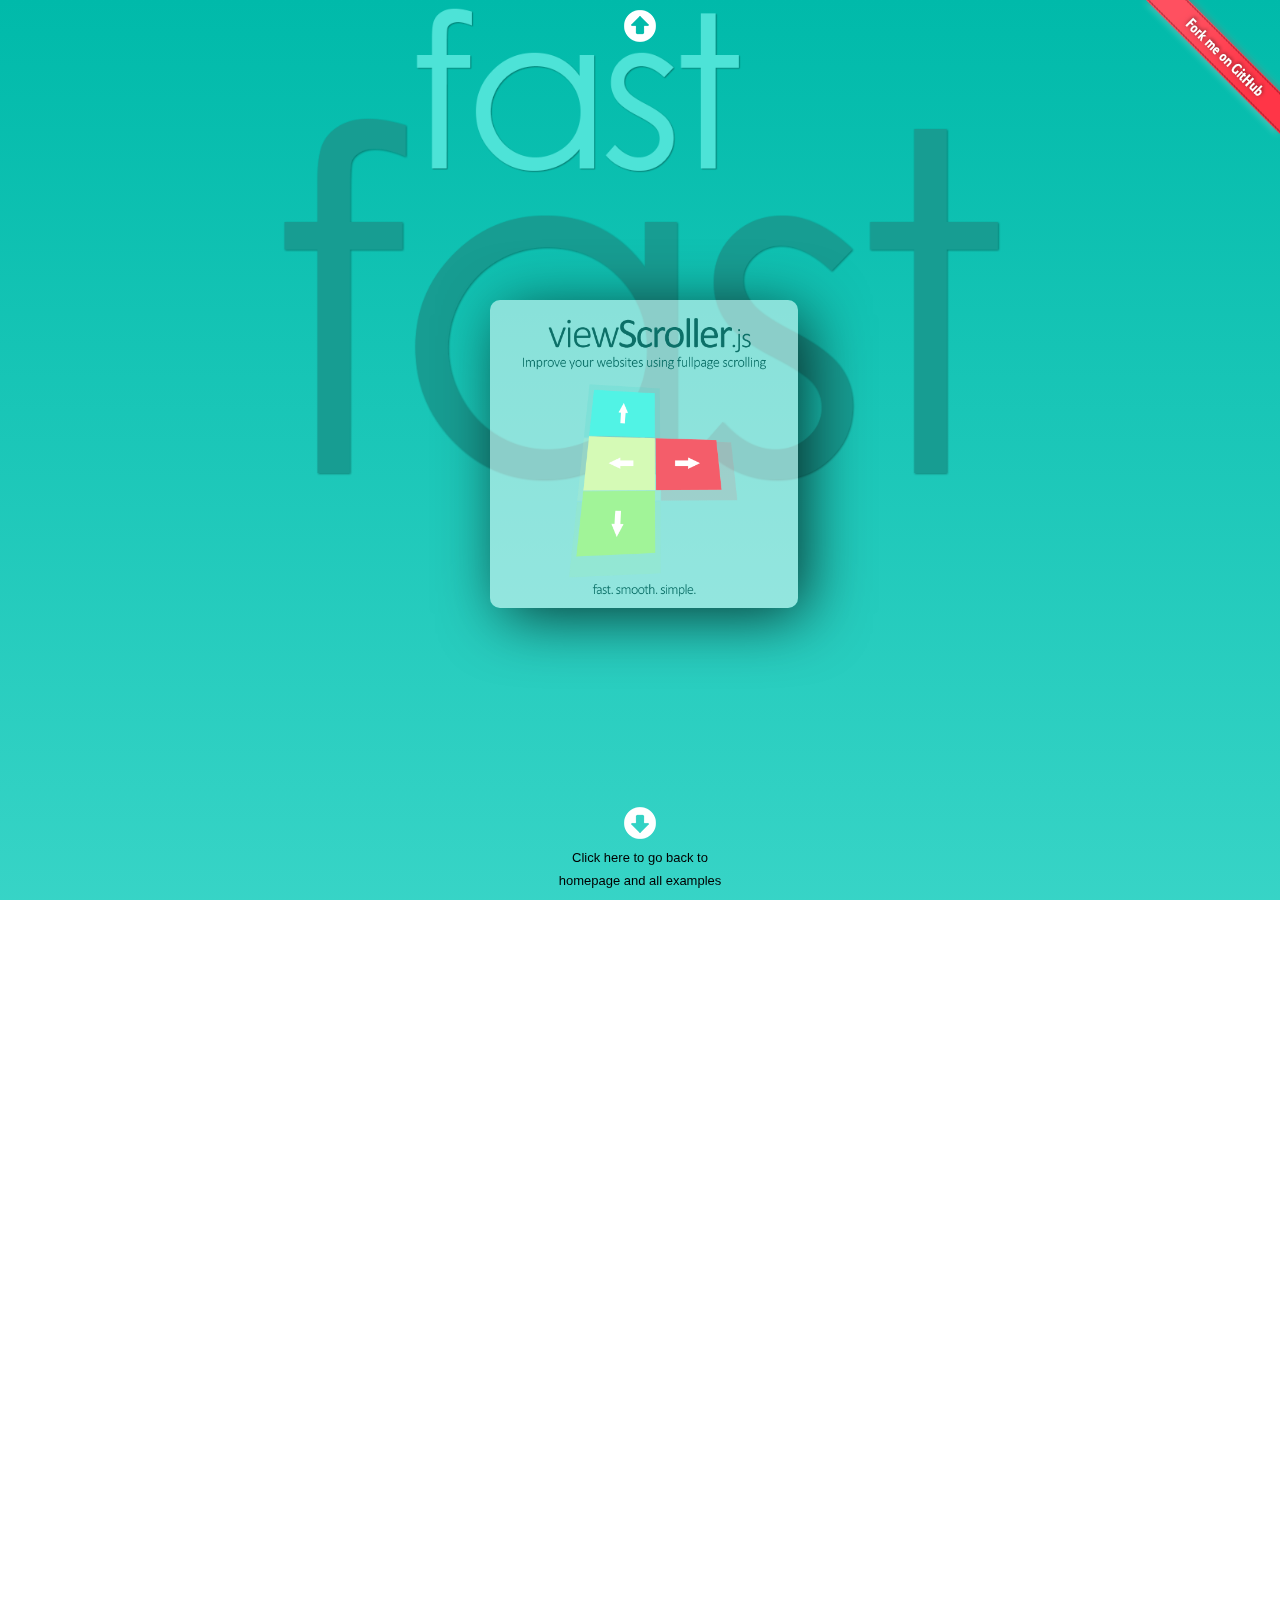
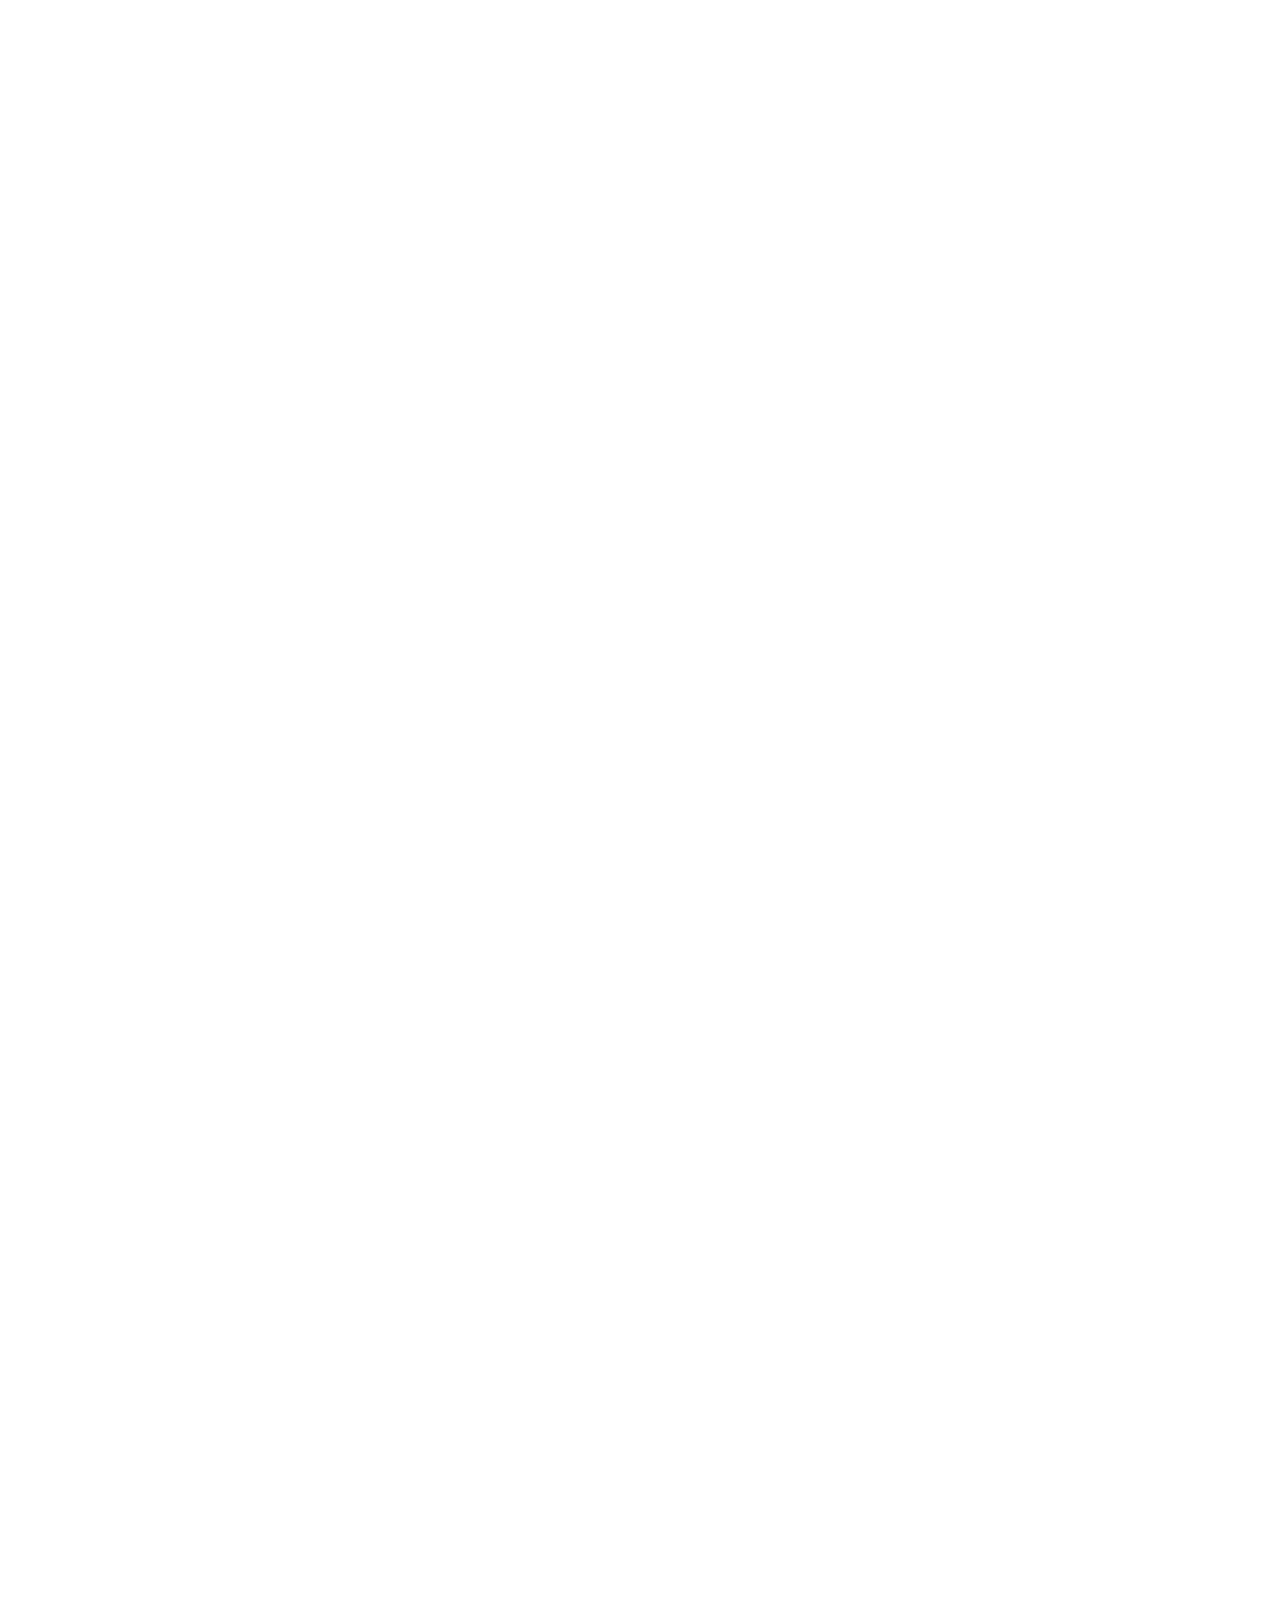
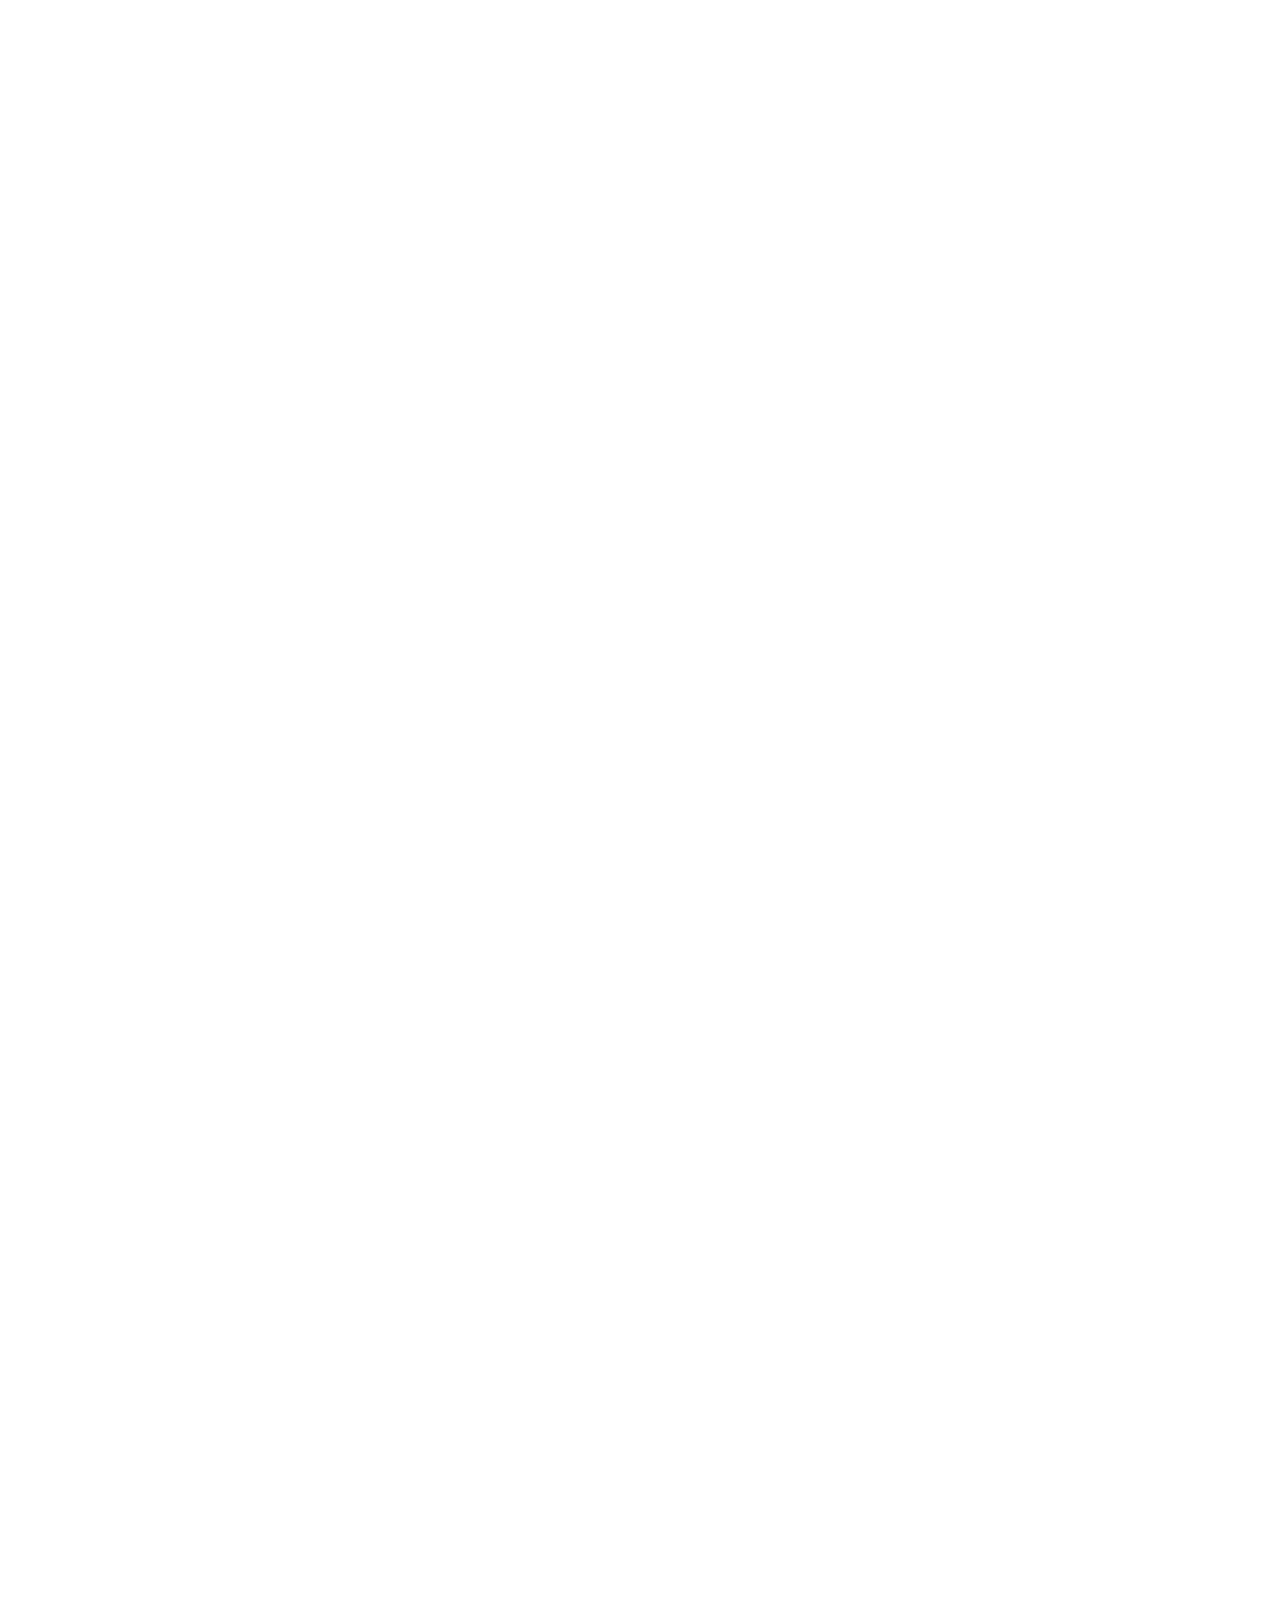
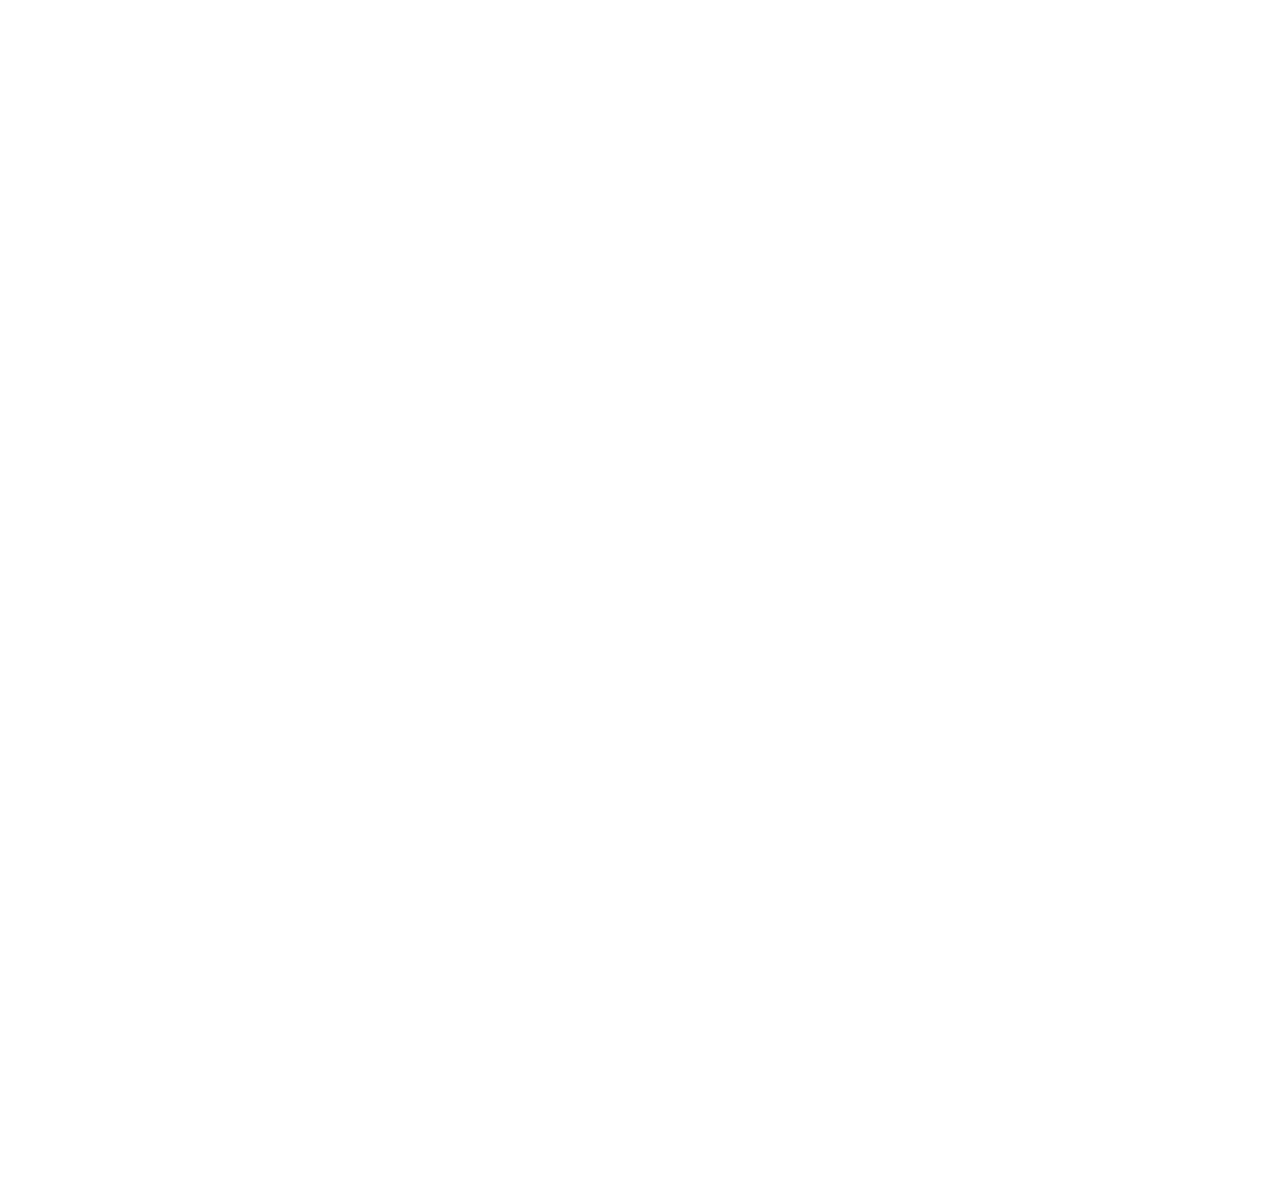
<file: viewScroller/examples/extra-sample.html>
﻿<!DOCTYPE html>
<html>

<head>
    <meta charset="utf-8">
    <meta name="viewport" content="width=device-width, initial-scale=1.0, user-scalable=no">
    <meta name="author" content="Copyright (c) 2016 Marcin Gierczak (www.viewdesic.com)">
    <meta name="description" content="viewScroller plugin by Marcin Gierczak. This plugin allows creating fullscreen scrollable webpage." />
    <meta name="keywords" content="viewScroller, fullscreen, html fullpage, scroll page, page scrolling, page scroll, full scroll" />
    <title>viewScroller - Extra example</title>
    <link rel="stylesheet" type="text/css" href="../viewScroller.css">
    <style>
        /* Custom views styles */
        
        .view1 {
            background: #00baaa;
            background: -webkit-linear-gradient(#00baaa, #7af4e9);
            background: -o-linear-gradient(#00baaa, #7af4e9);
            background: -moz-linear-gradient(#00baaa, #7af4e9);
            background: linear-gradient(#00baaa, #7af4e9);
        }
        
        .view2 {
            background: #26bece;
            background: -webkit-linear-gradient(#7af4e9, #26bece);
            background: -o-linear-gradient(#7af4e9, #26bece);
            background: -moz-linear-gradient(#7af4e9, #26bece);
            background: linear-gradient(#7af4e9, #26bece);
        }
        
        .view3 {
            background: #26bece;
            background: -webkit-linear-gradient(#26bece, #1c93a0);
            background: -o-linear-gradient(#26bece, #1c93a0);
            background: -moz-linear-gradient(#26bece, #1c93a0);
            background: linear-gradient(#26bece, #1c93a0);
        }
        /* Styles specific for this example */
        
        a {
            text-decoration: none;
            font-size: 13px;
            color: #000;
        }
        
        .menu-up {
            position: fixed;
            top: 10px;
            margin-left: -16px;
            left: 50%;
            width: 32px;
            font-family: Arial;
            font-size: 20px;
            z-index: 10;
        }
        
        .menu-down {
            position: fixed;
            bottom: 10px;
            margin-left: -100px;
            left: 50%;
            width: 200px;
            font-family: Arial;
            font-size: 20px;
            z-index: 10;
            text-align: center;
        }
        
        .forkme {
            position: fixed;
            z-index: 30;
            top: 0;
            right: 0;
            border: 0;
        }
        
        .logo {
            position: fixed;
            z-index: 30;
            top: 50%;
            left: 50%;
            margin-top: -150px;
            margin-left: -150px;
            max-width: 288px;
            max-height: 288px;
            background: rgba(255, 255, 255, .5);
            padding: 10px 10px;
            border-radius: 10px;
            -webkit-box-shadow: 10px 10px 63px -4px rgba(0, 0, 0, 0.75);
            -moz-box-shadow: 10px 10px 63px -4px rgba(0, 0, 0, 0.75);
            box-shadow: 10px 10px 63px -4px rgba(0, 0, 0, 0.75);
			-webkit-transition: box-shadow .5s ease;
			-moz-transition: box-shadow .5s ease;
			-o-transition: box-shadow .5s ease;
			transition: box-shadow .5s ease;
        }
		
		.logo:hover {
			-webkit-box-shadow: 5px 5px 30px -4px rgba(0, 0, 0, 0.75);
            -moz-box-shadow: 5px 5px 30px -4px rgba(0, 0, 0, 0.75);
            box-shadow: 5px 5px 30px -4px rgba(0, 0, 0, 0.75);
		}
		
		.logo:active {
			-webkit-box-shadow: 0 0 rgba(0, 0, 0, 0.75);
            -moz-box-shadow: 0 0 rgba(0, 0, 0, 0.75);
            box-shadow: 0 0 rgba(0, 0, 0, 0.75);
		}
        
        .inscription {
            width: 80vw;
            min-width: 600px;
            max-width: 1300px;
        }
        
        .up:hover,
        .down:hover {
            -webkit-filter: opacity(.5);
			-moz-filter: opacity(.5);
			-ms-filter: "progid:DXImageTransform.Microsoft.Alpha(Opacity=50)";
            filter: opacity(.5);
        }
        
        input[type="button"] {
            -webkit-appearance: none;
            display: inline-block;
            padding: 5px 10px;
            font-size: 12px;
            cursor: pointer;
            text-align: center;
            text-decoration: none;
            outline: none;
            color: #000;
            background-color: #fff;
            border: none;
            border-radius: 5px;
            box-shadow: 0 2px #000;
        }
        /* Extends predefined vs-center class */
        
        .vs-center {
            position: fixed;
            font-family: Arial, Tahoma;
            font-size: 50px;
            color: rgba(0, 0, 0, .6)
        }
        
        .vs-center-fixed {
            position: fixed;
            font-family: Arial, Tahoma;
            font-size: 50px;
            color: rgba(0, 0, 0, .6)
        }
    </style>
</head>

<body>
    <a href="https://github.com/Viewdesic/viewScroller.js"><img src="../images/forkme-github.png" alt="Fork me on GitHub" class="forkme"></a>

    <div class="menu-up">
        <a class="vs-mainview-prev"><img src="../images/up.png" class="up"></a>
    </div>

    <div class="menu-down">
        <a class="vs-mainview-next"><img src="../images/down.png" class="down"></a><br>
        <a href="../index.html">Click here to go back to homepage and all examples</a><br>
    </div>

    <a href="../index.html"><img src="../images/viewscroller-logo.png" alt="viewScroller logo" class="logo"></a>

    <div class="mainbag">
        <div vs-anchor="view-1" class="mainview view1">
            <img src="../images/fast.png" class="inscription">
        </div>
        <div vs-anchor="view-2" class="mainview view2">
            <img src="../images/smooth.png" class="inscription">
        </div>
        <div vs-anchor="view-3" class="mainview view3">
            <img src="../images/simple.png" class="inscription">
        </div>
    </div>

    <script src="../jquery-3.1.0.min.js"></script>
    <script src="../jquery.easing.min.js"></script>
    <script src="../jquery.mousewheel.min.js"></script>
    <script src="../viewScroller.js"></script>
    <script>
        $(document).ready(function() {

            // Sets viewScroller
            $('.mainbag').viewScroller({
                animSpeedMainView: 2000,
                animEffectMainViewCss3: 'cubic-bezier(0.42, 0, 0.58, 1)',
                useScrollbar: false,
                changeWhenAnim: false,
                viewsHeight: [2000, 2000, 2000]
            });

        });
    </script>
</body>

</html>
</file>
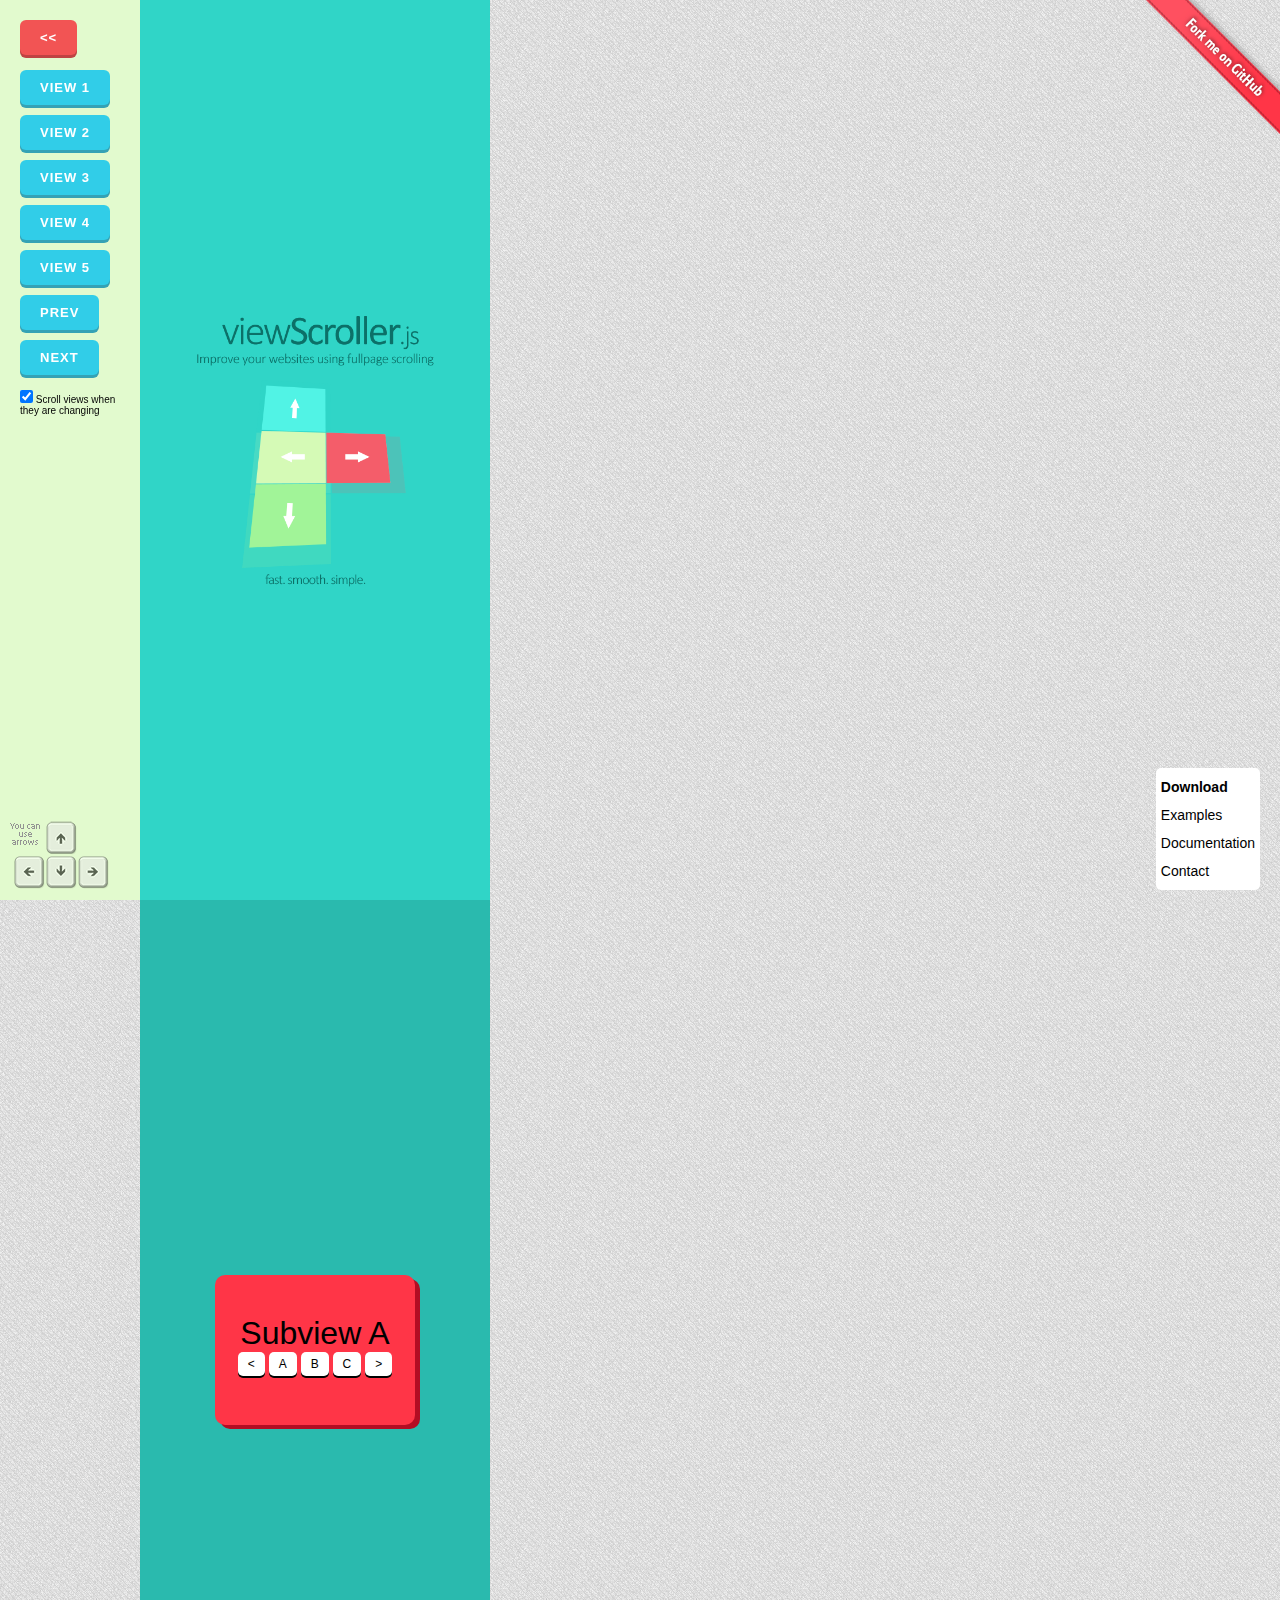
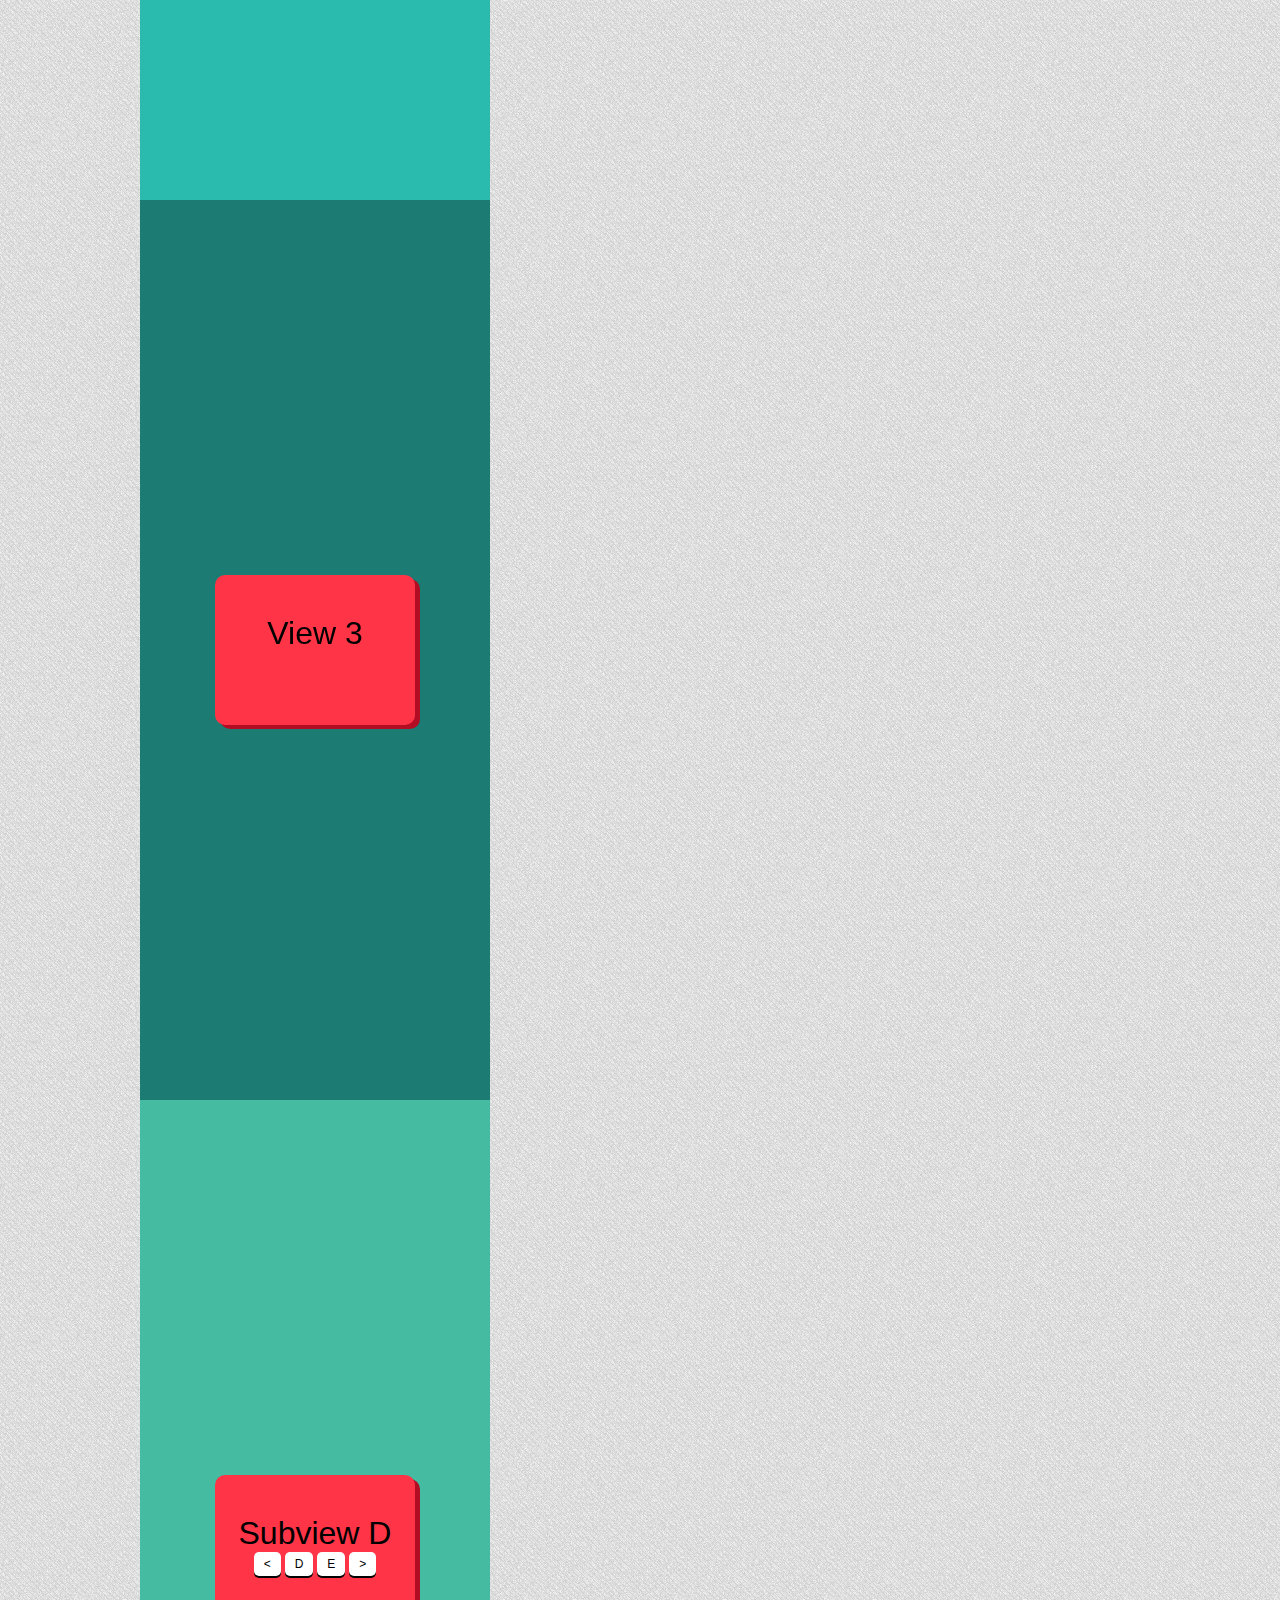
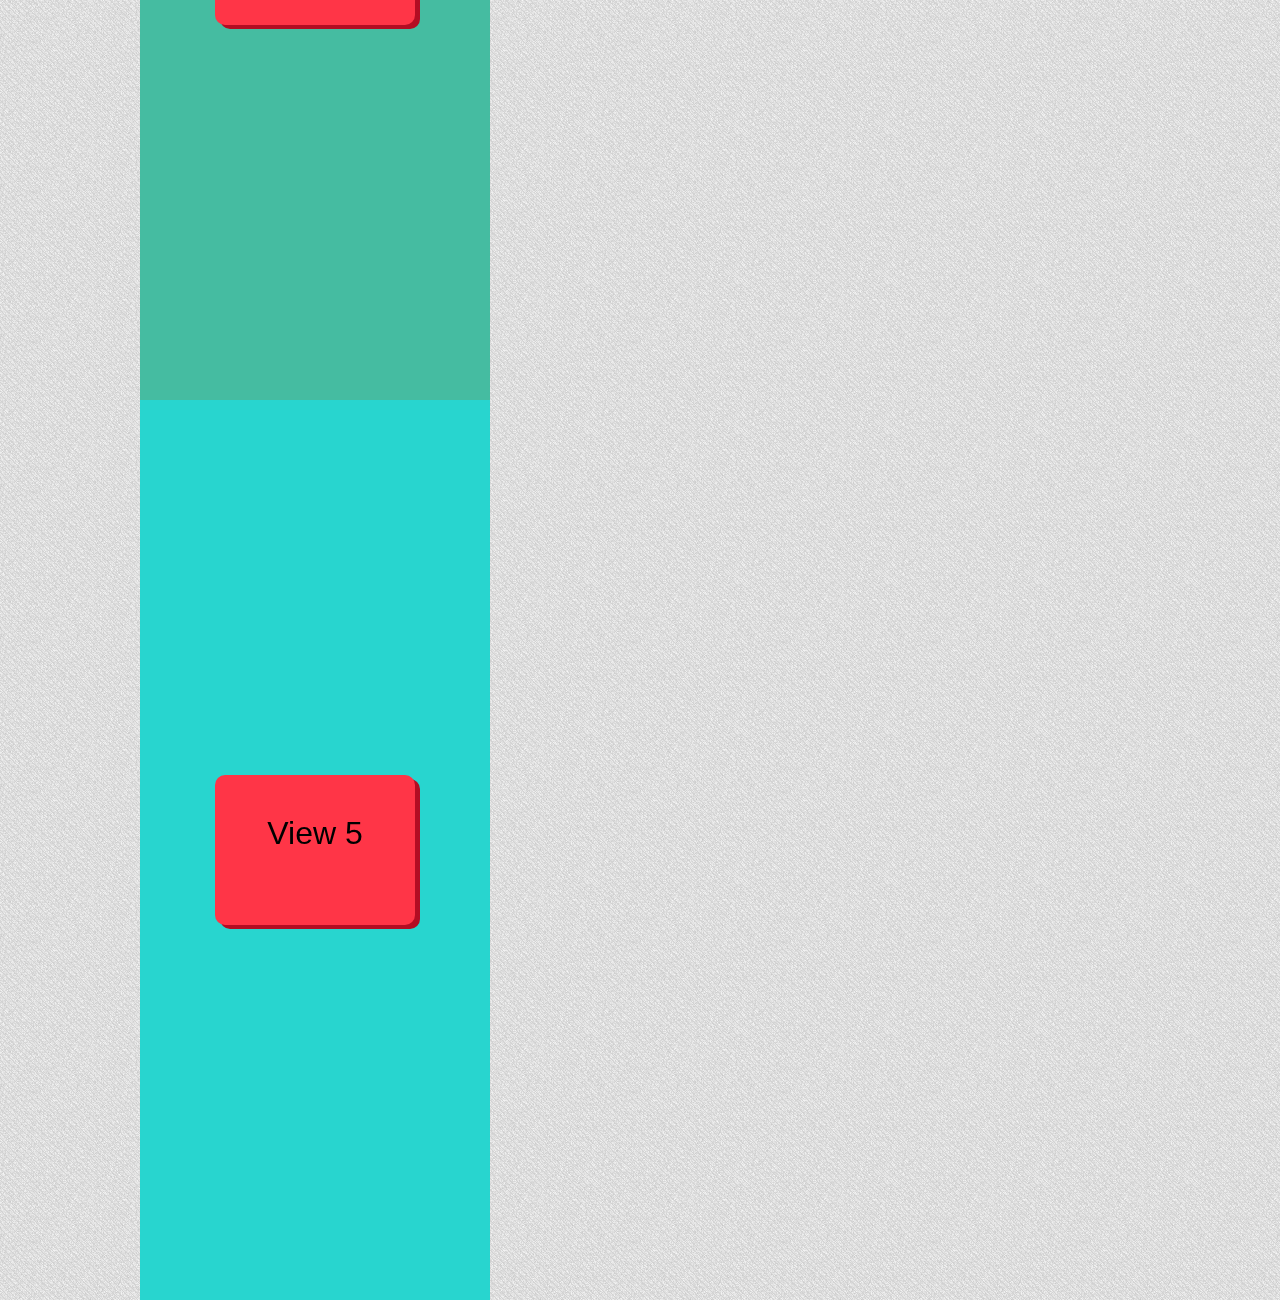
<file: viewScroller/examples/panel-left-fixed.html>
﻿<!DOCTYPE html>
<html>

<head>
    <meta charset="utf-8">
    <meta name="viewport" content="width=device-width, initial-scale=1.0, user-scalable=no">
    <meta name="author" content="Copyright (c) 2016 Marcin Gierczak (www.viewdesic.com)">
    <meta name="description" content="viewScroller plugin by Marcin Gierczak. This plugin allows creating fullscreen scrollable webpage." />
    <meta name="keywords" content="viewScroller, fullscreen, html fullpage, scroll page, page scrolling, page scroll, full scroll" />
    <title>viewScroller - Panel left fixed example</title>
    <link rel="stylesheet" type="text/css" href="../viewScroller.css">
    <link rel="stylesheet" type="text/css" href="../examples.css">
    <style>
        /* Styles specific for this example */
        
        body {
            background-image: url('../images/pattern.png');
            background-repeat: repeat;
        }
        
        .menu {
            left: 20px;
        }
        
        .menu-text {
            right: 20px;
        }
        
        .arrows {
            left: 10px;
        }
    </style>
</head>

<body>
    <a class="forkme" href="https://github.com/Viewdesic/viewScroller.js"><img src="../images/forkme-github.png" alt="Fork me on GitHub" class="forkme"></a>

    <div class="menu">
        <div class="buttons-section-fxd">
            <button id="hidePanel" class="btn-own btn-own-hidepanel raised center">&lt;&lt;</button>
        </div>
        <div class="buttons-section">
            <a href="#view-1" class="vs-anchor"><button class="btn-own btn-own-changeview raised center">View 1</button></a>
        </div>
        <div class="buttons-section">
            <a href="#view-2" class="vs-anchor"><button class="btn-own btn-own-changeview raised center">View 2</button></a>
        </div>
        <div class="buttons-section">
            <a href="#view-3" class="vs-anchor"><button class="btn-own btn-own-changeview raised center">View 3</button></a>
        </div>
        <div class="buttons-section">
            <a href="#view-4" class="vs-anchor"><button class="btn-own btn-own-changeview raised center">View 4</button></a>
        </div>
        <div class="buttons-section">
            <a href="#view-5" class="vs-anchor"><button class="btn-own btn-own-changeview raised center">View 5</button></a>
        </div>
        <div class="buttons-section">
            <button class="btn-own btn-own-changeview raised center vs-mainview-prev">prev</button>
        </div>
        <div class="buttons-section">
            <button class="btn-own btn-own-changeview raised center vs-mainview-next">next</button>
        </div>
        <div class="scroll-checkbox">
            <input id="scroll" type="checkbox" checked>
            <label for="scroll">Scroll views when they are changing</label>
        </div>
    </div>

    <div class="menu-text">
        <a href="http://www.viewdesic.com/viewscroller/distribution/viewscroller.zip"><b>Download</b></a><br>
        <a href="#" class="examples-show">Examples</a><br>
        <a href="https://github.com/Viewdesic/viewScroller.js">Documentation</a><br>
        <a href="mailto:marcin.gierczak@viewdesic.com">Contact</a>
    </div>

    <img src="../images/arrows.png" alt="You can use arrows to change a view" class="arrows">

    <div class="panel"></div>

    <div class="examples">
        <h1>Examples</h1>
        <ul>
            <li><a href="basic.html" class="link">Basic</a></li>
            <li><a href="basic-scrollbar.html" class="link">Basic with scrollbar</a></li>
            <li><a href="../index.html" class="link">Panel left</a></li>
            <li><a href="panel-right.html" class="link">Panel right</a></li>
            <li><a href="panel-left-right.html" class="link">Panel left-right</a></li>
            <li><a href="panel-left-fixed.html" class="link">Panel left <b>fixed</b></a></li>
            <li><a href="panel-right-fixed.html" class="link">Panel right <b>fixed</b></a></li>
            <li><a href="backgrounds.html" class="link">Backgrounds</a></li>
            <li><a href="views-normal-page.html" class="link">Views + normal page</a></li>
            <li><a href="header-footer.html" class="link">Header + footer page</a></li>
            <li><a href="all-functions.html" class="link">All functions</a></li>
            <br>
            <li><a href="#" onclick="javascript: $('.examples').hide()" class="link-small">&lt;&lt; close examples</a></li>
        </ul>
    </div>

    <div class="mainbag">
        <div vs-anchor="view-1" class="mainview view1">
            <div class="vs-center-wrap">
                <div class="vs-center">
                    <img src="../images/viewscroller-logo.png" alt="viewScroller logo" class="logo">
                </div>
            </div>
        </div>
        <div vs-anchor="view-2" class="mainview">
            <div class="subbag">
                <div vs-anchor="subview-a" class="subview subview-a">
                    <div class="box">
                        <div class="info">
                            Subview A
                            <div class="pos">
                                <input type="button" value="&lt;" class="vs-subview-prev">
                                <a href="#subview-a" class="vs-anchor"><input type="button" value="A"></a>
                                <a href="#subview-b" class="vs-anchor"><input type="button" value="B"></a>
                                <a href="#subview-c" class="vs-anchor"><input type="button" value="C"></a>
                                <input type="button" value="&gt;" class="vs-subview-next">
                            </div>
                        </div>
                    </div>
                </div>
                <div vs-anchor="subview-b" class="subview subview-b">
                    <div class="box">
                        <div class="info">
                            Subview B
                            <div class="pos">
                                <input type="button" value="&lt;" class="vs-subview-prev">
                                <a href="#subview-a" class="vs-anchor"><input type="button" value="A"></a>
                                <a href="#subview-b" class="vs-anchor"><input type="button" value="B"></a>
                                <a href="#subview-c" class="vs-anchor"><input type="button" value="C"></a>
                                <input type="button" value="&gt;" class="vs-subview-next">
                            </div>
                        </div>
                    </div>
                </div>
                <div vs-anchor="subview-c" class="subview subview-c">
                    <div class="box">
                        <div class="info">
                            Subview C
                            <div class="pos">
                                <input type="button" value="&lt;" class="vs-subview-prev">
                                <a href="#subview-a" class="vs-anchor"><input type="button" value="A"></a>
                                <a href="#subview-b" class="vs-anchor"><input type="button" value="B"></a>
                                <a href="#subview-c" class="vs-anchor"><input type="button" value="C"></a>
                                <input type="button" value="&gt;" class="vs-subview-next">
                            </div>
                        </div>
                    </div>
                </div>
            </div>
        </div>
        <div vs-anchor="view-3" class="mainview view3">
            <div class="box">
                <div class="info">View 3</div>
            </div>
        </div>
        <div vs-anchor="view-4" class="mainview">
            <div class="subbag">
                <div vs-anchor="subview-d" class="subview subview-d">
                    <div class="box">
                        <div class="info">
                            Subview D
                            <div class="pos">
                                <input type="button" value="&lt;" class="vs-subview-prev">
                                <a href="#subview-d" class="vs-anchor"><input type="button" value="D"></a>
                                <a href="#subview-e" class="vs-anchor"><input type="button" value="E"></a>
                                <input type="button" value="&gt;" class="vs-subview-next">
                            </div>
                        </div>
                    </div>
                </div>
                <div vs-anchor="subview-e" class="subview subview-e">
                    <div class="box">
                        <div class="info">
                            Subview E
                            <div class="pos">
                                <input type="button" value="&lt;" class="vs-subview-prev">
                                <a href="#subview-d" class="vs-anchor"><input type="button" value="D"></a>
                                <a href="#subview-e" class="vs-anchor"><input type="button" value="E"></a>
                                <input type="button" value="&gt;" class="vs-subview-next">
                            </div>
                        </div>
                    </div>
                </div>
            </div>
        </div>
        <div vs-anchor="view-5" class="mainview view5">
            <div class="box">
                <div class="info">View 5</div>
            </div>
        </div>
    </div>

    <script src="../jquery-3.1.0.min.js"></script>
    <script src="../jquery.easing.min.js"></script>
    <script src="../jquery.mousewheel.min.js"></script>
    <script src="../viewScroller.js"></script>
    <script>
        $(document).ready(function() {

            // Sets viewScroller
            $('.mainbag').viewScroller({
                useScrollbar: false
            });

            // Sets fixed width of mainview
            $.fn.viewScroller.setFixedWidth(350);

            // Sets start params for MENU
            $('.mainbag').css({
                'left': '140px'
            });
            $.fn.viewScroller.setSpaceMainBag(140); // Sets 140px space for MENU

            // Show / hide menu panel
            $('#hidePanel').on('click', function() {
                if ($('.panel').css('display') !== 'none') {
                    $('#hidePanel').text('>>');
                    $('.panel').hide();
                    $('.mainbag').css({
                        'left': '0px'
                    });
                    $.fn.viewScroller.setSpaceMainBag(0); // sets mainbag's width when panel is closed
                } else {
                    $('#hidePanel').text('<<');
                    $('.panel').show();
                    $('.mainbag').css({
                        'left': '140px'
                    });
                    $.fn.viewScroller.setSpaceMainBag(140); // sets mainbag's width when panel is open
                }
            });

            //Show / hide examples panel
            $('.examples').hide();
            $('.examples-show').click(function() {
                $('.examples').toggle();
            });

            // Turnon / turnoff the scroll views when they are animate
            $('#scroll').on('click', function() {
                if ($('#scroll').prop("checked")) {
                    $.fn.viewScroller.setChangeWhenAnim(true);
                } else {
                    $.fn.viewScroller.setChangeWhenAnim(false);
                }
            });

        });
    </script>
</body>

</html>
</file>
<file: viewScroller/viewScroller.css>
/*! 
 * =================================================
 * viewScroller
 * Version: 2.1.1
 * Copyright (c) 2016 Marcin Gierczak
 * http://www.viewdesic.com
 * =================================================
 */

html,
body {
    margin: 0;
    height: 100%;
}

html {
    overflow-y: hidden;
    overflow-x: hidden;
}

/* view content center */

.vs-center-wrap {
    display: table;
    width: 100%;
    height: 100%;
}

.vs-center {
    display: table-cell;
    vertical-align: middle;
    text-align: center;
}

/* mainviews */

.mainbag {
    position: relative; /* for any left/right separation */
    overflow-y: hidden; /* for jQuery scrolls only */
    height: 100%;
    width: 100%; /* if 100% then you can't use left/right separation */
}

.mainview {
    position: relative;
    height: 100%;
    width: 100%;
    font-size: 16px;
    vertical-align: bottom;
    white-space: normal;
}

/* subviews */

.subbag {
    overflow: hidden;
    height: 100%;
    white-space: nowrap;
    font-size: 0;
}

.subview {
    position: relative; /* important for any centered content inside subviews */
    display: inline-block;
    height: 100%;
    width: 100%;
    font-size: 16px;
    vertical-align: bottom;
    white-space: normal;
}
</file>
<file: viewScroller/examples.css>
/*! 
 * =================================================
 * viewScroller - CSS Examples
 * Version: 2.1.1
 * Copyright (c) 2016 Marcin Gierczak
 * http://www.viewdesic.com
 * =================================================
 */

/* Reset styles */

button,
input {
    font: inherit;
    margin: 0;
}

button::-moz-focus-inner,
[type="button"]::-moz-focus-inner {
    border-style: none;
}

/* Custom views styles */

.view1 {
    background-color: #30D5C7;
}

.view2 {
    background-color: #2ABAAE;
}

.view3 {
    background-color: #1C7B73;
}

.view4 {
    background-color: #13544F;
}

.view5 {
    background-color: #28D5CF;
}

.subview-a {
    background-color: #2ABAAE;
}

.subview-b {
    background-color: #0EAB91;
}

.subview-c {
    background-color: #13AD58;
}

.subview-d {
    background-color: #45bca1;
}

.subview-e {
    background-color: #23dc94;
}

/* GUI */

.box {
    position: absolute;
    top: 50%;
    left: 50%;
    margin-top: -75px;
    margin-left: -100px;
    width: 200px;
    height: 150px;
    background-color: #ff3547;
    border-radius: 10px;
    box-shadow: 5px 4px 0 0 rgba(179, 13, 35, 1);
}

.info {
    position: absolute;
    top: 50%;
    left: 50%;
    margin-top: -35px;
    margin-left: -100px;
    width: 200px;
    height: 70px;
    font-family: Arial, Tahoma;
    font-size: 32px;
    text-align: center;
}

.menu {
    position: fixed;
    margin-top: 50px;
    font-family: Arial, Tahoma;
    font-size: 13px;
    z-index: 10;
}

.menu-text {
    position: fixed;
    bottom: 10px;
    line-height: 28px;
    font-family: Arial, Tahoma;
    font-size: 14px;
    border-radius: 5px;
    padding: 5px 5px;
    background-color: #fff;
    z-index: 20;
}

.panel {
    position: fixed;
    height: 100%;
    width: 140px;
    background-color: #e2face;
}

.pos {
    font-family: Arial, Tahoma;
    font-size: 14px;
}

.link:hover,
.link-small:hover {
    text-decoration: underline;
}

.link-small {
    font-size: 11px;
}

.forkme {
    position: fixed;
    z-index: 30;
    top: 0;
    right: 0;
    border: 0;
}

.logo {
    width: 80%;
    min-width: 230px;
    min-height: 230px;
    max-width: 488px;
    max-height: 488px;
}

.arrows {
    position: fixed;
    bottom: 10px;
    right: 10px;
    z-index: 10;
}

.examples {
    position: fixed;
    top: 0;
    left: 140px;
    width: 200px;
    height: 100%;
    padding-left: 10px;
    z-index: 10;
    /*border-right: 10px solid #fff;*/
    background: rgba(255, 255, 255, 0.6);
    font-family: Arial;
    font-size: 16px;
}

.scroll-checkbox {
    position: relative;
    margin-top: 25px;
    width: 100px;
    font-family: Arial, Tahoma;
    font-size: 10px;
}

a {
    text-decoration: none;
    color: #000;
}

h1 {
    margin-left: 18px;
    font-family: Arial, Tahoma;
    font-size: 20px;
    color: #0c7068;
}

ul li {
    list-style-type: none;
    padding-top: 5px;
    margin-left: -20px;
}

input[type="button"] {
    -webkit-appearance: none;
    display: inline-block;
    padding: 5px 10px;
    font-size: 12px;
    cursor: pointer;
    text-align: center;
    text-decoration: none;
    outline: none;
    color: #000;
    background-color: #fff;
    border: none;
    border-radius: 5px;
    box-shadow: 0 2px #000;
}

input[type="button"]:hover {
    background-color: #fff;
}

input[type="button"]:active {
    background-color: #fff;
    box-shadow: 0 1px #000;
    transform: translateY(2px);
}

/* Main buttons */

.btn-own {
    padding: 10px 20px;
    border: 0 none;
    border-radius: 6px;
    font-family: Arial, Tahoma;
    font-weight: bold;
    letter-spacing: 1px;
    text-transform: uppercase;
}

.btn-own:focus,
.btn-own:active:focus,
.btn-own.active:focus {
    outline: 0 none;
}

.buttons-section {
    position: relative;
    top: 20px;
    height: 45px;
}

.buttons-section-fxd {
    position: fixed;
    top: 20px;
    height: 60px;
}

.hidepanel-button {
    position: absolute;
    height: 50px;
    left: -150px;
}

.nextword-button {
    position: absolute;
    height: 50px;
    left: -25px;
}

/* Standard buttons */

.btn-own-changeview {
    background: #31cde8;
    color: #ffffff;
}

.btn-own-changeview:hover,
.btn-own-changeview:focus,
.btn-own-changeview:active {
    background: #5fd4e8;
}

.btn-own-changeview:active,
.btn-own-changeview.active {
    background: #35a2b5;
    box-shadow: none;
}

.btn-own-hidepanel {
    background: #f25454;
    color: #ffffff;
}

.btn-own-hidepanel:hover,
.btn-own-hidepanel:focus,
.btn-own-hidepanel:active {
    background: #f26d6d;
}

.btn-own-hidepanel:active,
.btn-own-hidepanel.active {
    background: #bf4343;
    box-shadow: none;
}

/* Raised buttons */

.btn-own-changeview.raised {
    box-shadow: 0 3px 0 0 #35a2b5;
}

.btn-own-changeview.raised:active {
    background: #5fd4e8;
    box-shadow: none;
    margin-bottom: -20px;
    margin-top: 3px;
}

.btn-own-hidepanel.raised {
    box-shadow: 0 3px 0 0 #bf4343;
}

.btn-own-hidepanel.raised:active {
    background: #f26d6d;
    box-shadow: none;
    margin-bottom: -20px;
    margin-top: 3px;
}

@media screen and (max-height: 700px) {
    .examples {
        font-size: 13px;
    }
    .logo {
        width: 50%;
        min-width: 220px;
        min-height: 220px;
        max-width: 488px;
        max-height: 488px;
    }
    .forkme {
        width: 100px;
        height: 100px;
    }
    .arrows {
        display: none;
    }
    .btn-own {
        padding: 6px 20px;
    }
    .buttons-section {
        top: 0;
        height: 31px;
    }
    .buttons-section-fxd {
        top: 10px;
        height: 20px;
    }
    .btn-own-changeview.raised {
        box-shadow: 0 2px 0 0 #35a2b5;
    }
    .btn-own-hidepanel.raised {
        box-shadow: 0 2px 0 0 #bf4343;
    }
}

@media screen and (max-width: 550px) {
    .logo {
        width: 50%;
        min-width: 220px;
        min-height: 220px;
        max-width: 488px;
        max-height: 488px;
    }
    .forkme {
        width: 100px;
        height: 100px;
    }
}
</file>
<file: css/flashfoodSite.css>
*{
    margin: 0; 
    padding: 0;
}

#display{
    display: none;
}

img{
    padding-top: 20px; 
    padding-bottom: 20px; 
    padding-left: 10px; 
    padding-right: 10px; 
}

/* arrow */
.back{
    background-color: white; 
    position: fixed;  
    top: 83vh; 
    left: 91vw; 
    padding: 25px; 
    border-radius: 100px;
    z-index: 100; 
    display: flex; 
    justify-content: center; 
    box-shadow: 0 4px 8px 0 rgba(0, 0, 0, 0.05), 0 4px 5px 0 rgba(0, 0, 0, 0.07);
}

.back:hover .arrow{
    width: 75%; 
}

.back:hover{
    padding: 32px; 
    top: 82.5vh; 
    left: 90.5vw; 
    transition: 0.3s all cubic-bezier(.87, -.41, .19, 1.44), 1.5s right cubic-bezier(.87, -.41, .19, 1.44) 0.15s;
    /* transition: padding 0.5s ease-in-out; */
}

.arrow{
    width: 70%; 
    transform: rotate(180deg);
    padding: 0; 
}

/* header */
.header{
    background: rgb(0, 142, 65) url("../assets/header.svg"); 
    background-size: cover; 
    background-position: 0px 550px; 
    height: 50vh; 
}

.fill{
    height: 300vh;  
}

/* sidebar */
.darken{
    display: none;
    height: 100vh; 
    width: 100vw; 
    left: 12.8vh; 
    background-color: rgba(0, 0, 0, 0.5); 
    position: fixed; 
    z-index: 1000; 
}

.transform{
    -webkit-transition: background-color 2s ease-in-out;
    -moz-transition: background-color 2s ease-in-out;
    -o-transition: background-color 2s ease-in-out;
     transition: background-color 2s ease-in-out;
}

#sidebar{
    position: fixed; 
    background-color: white; 
    height: 100%; 
    width: 12vh; 
    display: flex; 
    flex-direction: column; 
    justify-content: space-between; 
    align-content: center; 
    align-items: center; 
    padding-top: 40px; 
    padding-bottom: 50px; 
    font-size: 14px; 
    color: grey; 
    z-index: 1; 
}

.projectNav{
    display: flex; 
    flex-direction: row; 
    justify-content: center; 
}

.projectNav a{
    display: flex; 
    justify-content: center; 
}

.prev img, .next img{
    width: 80%; 
    opacity: 0.5; 
}

.prev:hover .arrow{
    opacity: 1; 
} 

.next:hover .arrow{
    opacity: 1; 
} 

.prev img{
    position: relative; 
    top: -2vh;
} 

.projectNav p, .resume, .getInTouch, .about, .returnHome{
    margin: 0; 
    text-transform: uppercase; 
    margin-right: 22px; 
}

.projectNav a:hover, .resume:hover, .about:hover, .getInTouch:hover, .returnHome:hover{
    text-decoration: none !important; 
    color: black;  
}

.projectNav a, .resume, .about, .getInTouch, .returnHome{
    color: rgba(0, 0, 0, 0.5); 
    transition: color 0.2s ease-in-out; 
}

.projectTitle {
    text-transform: uppercase; 
    width: 44vh; 
    top: -10px; 
}

/* .projectNav, .resume, .getInTouch, .about, .returnHome */
.projectTitle , .projectNav{
    transform: rotate(-90deg);
}

.home{
    position: relative; 
    top: 15vh;  
    width: 45%; 
    opacity: 0.7;
}

.home:hover{
    opacity: 1; 
    cursor: pointer; 
}

.home img{
    width: 100%; 
    padding: 0; 
}

/* .home:hover{
    background: url("../assets/menuFill.svg"); 
    background-size: 90%; 
    background-repeat: no-repeat;  
} */

.new{
    width: 100vh; 
    display: none;  
    transform: rotate(-90deg); 
    position: absolute; 
    top: -8.8vh;
    -webkit-transition: all 2s ease;  
    -moz-transition: all 2s ease;  
    -o-transition: all 2s ease;  
    -ms-transition: all 2s ease;  
    transition: all 2s ease;
}

.close{
    visibility: hidden;
    position: relative; 
    bottom: -29vh;  
}

.close:hover{
    cursor: pointer;
}

.new p{
    margin-bottom: 0; 
}

/* scroll progress */ 
.side{
    position: fixed;
    top: 0;
    width: 100%;
    margin: 0; 
}
  
.progress-container {
    width: 100vh;
    height: 5px;
    background-color: #FBFBFB;
    transform: rotate(90deg);
    position: fixed;
    top: 49.6vh;
    left: -37.65vh;
    overflow-y: hidden;    
    margin: 0; 
    z-index: 2; 
}
  
  .progress-bar {
    margin: 0; 
    height: 100%;
    background: rgb(255, 199, 0);
    width: 8%;
  }
  
  .content {
    padding: 100px 0;
    margin: 50px auto 0 auto;
    width: 80%;
  }

/* Case Study */ 
#caseStudy{
    position: relative; 
    margin-left: 12vh; 
    margin-right: 8vh; 
    padding: 50px; 
    display: flex; 
    flex-direction: column; 
    justify-content: center; 
    align-content: center; 
    align-items: center; 
    color: #333
}

#caseStudy p, #caseStudy li, #caseStudy td{
    color: #6D6D6D;
    line-height: 30px;
    text-align: justify; 

}

#caseStudy h1, #caseStudy h2, #caseStudy h3, #caseStudy h4{
    line-height: 44px; 
    margin-top: 12px; 
}

.intro{
    display: flex; 
    flex-direction: row;
    width: 70%; 
    padding-top: 60px; 
    padding-bottom: 70px; 
}

.title{
    width: 40%;
    margin-right: 30px;  
}

.title p{
    margin-bottom: 2px; 
}

.view{
    color: ; 
    padding-top: 0; 
    font-weight: 500; 
}

.view:hover{
    color: #333; 
    text-decoration: none; 
}

.description{
    width: 100%; 
    color: #6D6D6D; 
}

.logoContainer{
    overflow: hidden; 
    align-content: center; 
    align-items: center; 
    justify-content: center;  
    width: 100%; 
    display: block; 
    text-align: center; 
    margin-bottom: 40px; 
}

.logo{
    position: relative; 
    top: 20px; 
    width: 40%; 
    padding: 0; 
}

/* Project Overview */
.overview{
    display: flex; 
    flex-direction: row; 
    justify-content: space-between;  
    width: 80%;
    margin-bottom: 80px; 
}

.role, .timeline, .challenge, .tools{
    display: flex; 
    flex-direction: column; 
}

.role p, .timeline p, .challenge p, .tools p{
    color: #6D6D6D; 
    font-family: "SF Pro Display"; 
    text-transform: uppercase; 
    margin-bottom: 5px; 
}

.role h6, .timeline h6, .challenge h6, .tools h6{
    font-family: "SF Pro Display"; 
    font-weight: 400; 
    font-size: 16px; 
}

/* Writing */
.writing{
    justify-content: flex-start;
    width: 80%;  
}

.writing p, .writing li{
    font-weight: 300;
}

.writing h2{
    font-weight: 500; 
}

.writing h4{
    font-weight: 400; 
}

.columns{
    display: flex; 
    flex-direction: row; 
    justify-content: space-between; 
}

.columns div{
    width: 45%; 
}

.requirements{
    padding: 0 50px;   
    color:  #6D6D6D; 
}

.requirements li{
    margin-top: 5px; 
    margin-bottom: 5px;
}

.principles{
    display: flex; 
    flex-direction: row; 
    justify-content: space-between; 
}

/* THE BLOB */
.blob {
    fill: rgba(255, 199, 0, 0.1);
    width: 15vmax;
    z-index: -1;
    animation: move 19s ease-in-out infinite;
    transform-origin: 50% 50%;
    position: absolute; 
    display: none; 

}

@keyframes move {
        0%   { transform: scale(1)   translate(-30px, -50px); }
        38%  { transform: scale(0.5) translate(100vw, 15vh) rotate(160deg); }
        40%  { transform: scale(0.5) translate(100vw, 15vh) rotate(160deg); }
        78%  { transform: scale(0.9) translate(0vw, 8vh) rotate(-20deg); }
        80%  { transform: scale(0.9) translate(0vw, 8vh) rotate(-20deg); }
        100% { transform: scale(1)   translate(10px, -30px); }
}


/* Competitive Analysis */
@import "compass/css3";

* {
  @include box-sizing(border-box); 
}

section{
    width: 100%; 
    display: flex; 
    flex-direction: column; 
}

.module{
    margin-top: 1%; 
    width: 100%; 
    min-height: 200px;
    display: flex;   
    overflow: hidden; 
    margin-bottom: 1%; 
    box-shadow: 0 1px 3px rgba(black, 0.2);
}

#column{
    flex-direction: column; 
}

#row{
    flex-direction: row; 
}

#space{
    margin-bottom: 10px; 
}

.paragraphLeft{
    width: 50%; 
    margin-right: 10px;
    padding-right: 5px;  
}

.paragraphRight{
    width: 50%; 
    padding-right: 5px;  
}

.images{
   display: flex; 
   flex-direction: row;  
}

.image1, .image2, .imageStack{
    width: 50%;  
}

.image1 img, .image2 img, .imageStack img{
    width: 100%;
}

.imageStack{
    justify-content: space-between;
    display: flex;
    flex-direction: column;
}

.image1, .imageStack{
    margin-right: 10px; 
}

.module p{
    padding-top: 15px; 
}

.come-in {
  transform: translateY(150px);
  animation: come-in 1.4s ease forwards;
}

.already-visible {
  transform: translateY(0);
  animation: none;
}

@keyframes come-in {
  to { transform: translateY(0); }
}

/* Visual Styles */
.VisualStyles{
    display: flex; 
    flex-direction: row; 
    width: 100%; 
    align-items: stretch; 
    justify-content: space-between;  
}

.VisualStyles div{
    border-right: 1px solid lightgray; 
    width: 33%; 
}

.image{
    justify-content: center;
    display: flex; 
}

.colours{
    display: flex; 
    flex-direction: column; 
    align-items: center; 
    justify-content: center; 
}

.colours section{
    display: flex; 
    flex-direction: row; 
    justify-content: center; 
}

.colours div{
    width: 7vh; 
    min-height: 7vh;  
    border: 1px solid lightslategray; 
    border-radius: 5px;  
    margin-right: 10px; 
    margin-bottom: 10px; 
}

.letters{
    display: flex; 
    flex-direction: column; 
    justify-content: flex-end; 
}

.letters h1{
    font-size: 78px;
    font-weight: 600;  
}

.buttons{ 
    align-items: center;
    width: 100%; 
    display: flex;
    flex-direction: column;  
    justify-content: flex-end;  
}

.buttons p{
    margin-bottom: 2px; 
}

.inactive, .active{
    padding: 1.0625em 1.875em; 
    line-height: 10px; 
    border-radius: 6px; 
    font-weight: 300; 
    margin-bottom: 10px; 
    width: auto; 

}

.inactive{
    color: white; 
    background-color: #333; 
    
}

.inactive:hover{
    background-color: #248f41; 
}

.active{
    background-color: #248f41; 
    color: white; 
}

/* Colour Blocks */
.green{
    background-color: #248f41
}

.lightgrey{
    background-color: #777777
}

.darkgrey{
    background-color: #333333
}

.black{
    background-color: black; 
}

.white{
    background-color: white; 
}

.yellow{
    background-color: rgb(255, 201, 0)
}

/* Wireframes & Sketches */
.wireframes{
    padding-top: 20px; 
    /* padding-bottom: 20px;  */
}

.uploads{
    display: flex; 
    flex-direction: row; 
}

.column img{
    width: 100%;  
}

.column img:hover{
    opacity: 0.3; 
}

/* expanding wireframes */
.column {
    float: left;
    width: 33.33%;
    padding: 5px;
    text-align: center;
    font-size: 25px;
    cursor: pointer;
    color: white;
  }
  
  .containerTab {
    padding: 20px;
    color: white;
  }
  
  .open{
      width: 100%; 
      padding: 0; 
  }

  .containerTab{
      margin-bottom: 30px; 
  }
  /* Clear floats after the columns */
  .row:after {
    content: "";
    display: table;
    clear: both;
  }
  
  /* Closable button inside the container tab */
  .closebtn {
    float: right;
    color: white;
    font-size: 35px;
    cursor: pointer;
  }

/* Outcome */
.outcome{
    display: flex; 
    flex-direction: column; 
}

.outcome div{
    padding-bottom: 20px; 
}

.vid{
    width: 100%; 
}

.link:hover{
    text-decoration: none; 
    font-weight: 400; 
}

/* footer */
.footer{
  background-color:#EAECEE;  
  width: 100%; 
  margin-left: 12vh;  
  padding: 30px 50px; 
}

.linkedin, .github, .email{
    width: 3.5%; 
    margin-right: 20px;
}

.email{
    position: relative; 
    top: 5%; 
}

.footerIcons{
    display: flex; 
    flex-direction: row; 
    justify-content: center; 
    width: 100%; 
    margin-right: 12vh; 
}

.linkedin img, .github img, .email img{
    width: 100%; 
    opacity: 0.8; 
}

.linkedin img:hover, .github img:hover, .email img:hover{
    opacity: 1; 
}

/* back to top */
.top{
    border:none; 
    padding-top: 60px; 
    padding-bottom: 60px; 
}

.top a{
    width: 100%;
    justify-content: center; 
    display: flex; 
}

.top button{
    color: #C2C2C2;  
    background-color: transparent;
    font-size: 20px; 
    border: none; 
}

.top button:hover{
    color: #333;
    cursor: pointer !important;
}

.top a:hover{
    text-decoration: none; 
    cursor: pointer;
}

@media (max-width: 767.98px) { 
    .WHOLE{
        display: none;
    }

    #display{
        display: flex; 
        flex-direction: column; 
        justify-content: center; 
        align-content: center; 
        width: 100vw; 
        height: 100vh; 
        padding: 24px; 
        color: #333; 
        background-color: #d6e2f5;
        overflow-y: hidden; 
    }

    #display a{
        color: darkgrey; 
        font-weight: 500;
    }

    #display a:hover{
        color: #333; 
        text-decoration: none; 
    }

    #display h2{
        font-size: 20px; 
    }

    #display h1, #display h2, #display p{
        z-index: 4; 
        position: relative; 
        top: -30vh;  
    }

    #display h1, #display h2{
        line-height: 35px;
    }

    #moon2{
        left: -25%; 
        width: 130%; 
        top: 20vh; 
        position: relative; 
        overflow-y: hidden;
        height: 100% !important; 
        opacity: 0.8; 
    }
}
</file>
<file: css/counter.css>
#display{
    display: none; 
}
/* header */
.header{
    background: rgb(0, 142, 65) url("../assets/counterHeader.svg"); 
    background-size: cover; 
    background-position: 0px 550px; 
    height: 50vh; 
}

.fill{
    height: 300vh;  
}

.progress-bar{
    margin: 0; 
    height: 100%;
    background: rgb(204, 0, 0);
    width: 8%;
}
  
.blob{
    fill: rgb(204, 0, 0); 
    opacity: 0.1; 
}

.view{
    color: #990000; 
    padding-top: 0; 
    font-weight: 500; 
}

.view:hover{
    color: #333; 
    text-decoration: none; 
}

.feature{
    display: flex; 
    flex-direction: row;
    width: 100%; 
    justify-content: space-between; 
}

.feature ul{
    width: 65%; 
}

.feature p{
    font-weight: 400; 
}

.projectTitle{
    width: 36.5vh;
}

@media (max-width: 767.98px) { 
    .WHOLE{
        display: none;
    }

    #display{
        display: flex; 
        flex-direction: column; 
        justify-content: center; 
        align-content: center; 
        width: 100vw; 
        height: 100vh; 
        padding: 24px; 
        color: #333; 
        background-color: #d6e2f5;
        overflow-y: hidden; 
    }

    #display a{
        color: darkgrey; 
        font-weight: 500;
    }

    #display a:hover{
        color: #333; 
        text-decoration: none; 
    }

    #display h2{
        font-size: 20px; 
    }

    #display h1, #display h2, #display p{
        z-index: 4; 
        position: relative; 
        top: -30vh;  
    }

    #display h1, #display h2{
        line-height: 35px;
    }

    #moon2{
        left: -25%; 
        width: 130%; 
        top: 20vh; 
        position: relative; 
        overflow-y: hidden;
        height: 100% !important; 
        opacity: 0.8; 
    }
}
</file>
